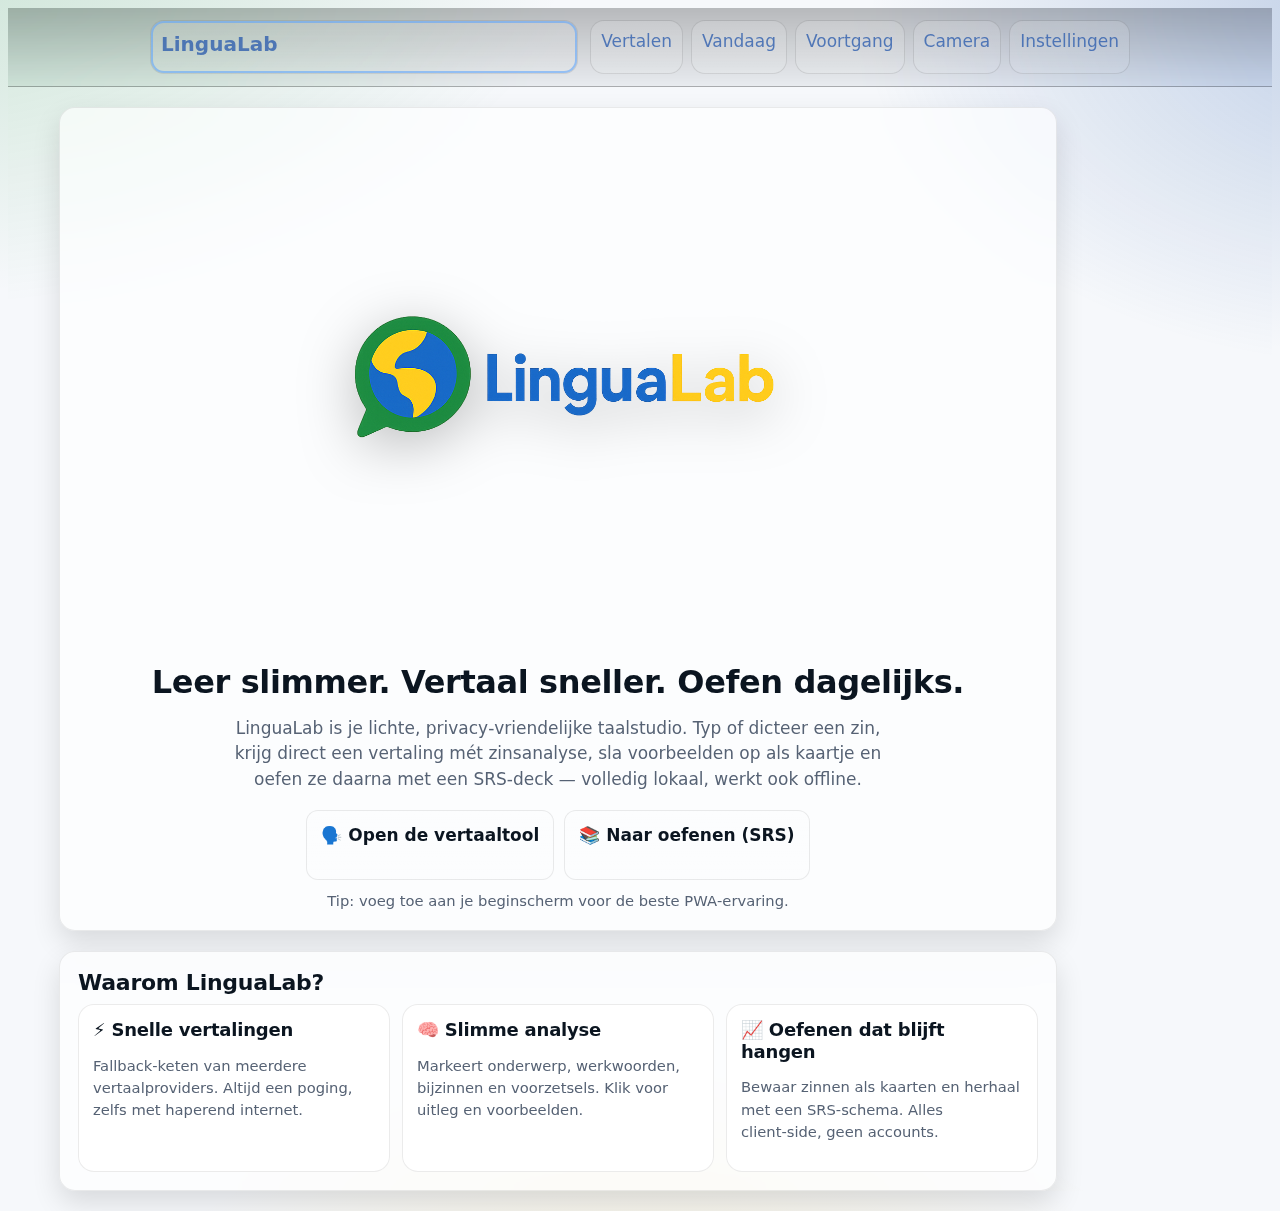
<file: index.html>
<!DOCTYPE html>
<html lang="nl">
<head>
  <meta charset="utf-8" />
  <meta name="viewport" content="width=device-width, initial-scale=1, viewport-fit=cover" />
  <title>LinguaLab — Home</title>
  <meta name="theme-color" content="#0b1021">
  <link rel="manifest" href="manifest.webmanifest">
  <meta name="apple-mobile-web-app-capable" content="yes">
  <meta name="apple-mobile-web-app-status-bar-style" content="black-translucent">
  <link rel="stylesheet" href="./ll-brazil-ipad-v2.css">
  <link rel="stylesheet" href="./ll-typography.css">
  <style>
    .hero{display:grid;place-items:center;min-height:60vh;text-align:center;padding:32px}
    .hero .logo{width:min(520px,82vw);max-width:520px;display:grid;place-items:center;margin:0 auto 12px}
    .hero .logo img{width:100%;height:auto;filter:drop-shadow(0 12px 28px rgba(0,0,0,.25))}
    .hero h1{font-size:32px;margin:6px 0 6px}
    .hero p{color:var(--muted);max-width:62ch;margin:8px auto 18px}
    .cta{display:inline-flex;gap:10px;flex-wrap:wrap;justify-content:center}
    .panel{max-width:960px;margin:20px auto;padding:18px}
    .features{display:grid;grid-template-columns:repeat(3,minmax(0,1fr));gap:12px;margin-top:8px}
    @media (max-width:900px){ .features{grid-template-columns:1fr} .hero h1{font-size:28px} }
    .feature{background:var(--surface);border:var(--hair);border-radius:var(--radius);backdrop-filter:var(--backdrop);padding:14px;text-align:left}
    .feature h3{margin-bottom:6px}
    .sub{font-size:.92rem;color:var(--muted)}
  </style>
</head>
<body>
  <div id="ll-header"></div>
  <script src="./ll-nav.js" defer></script>

  <main class="wrap">
    <section class="hero panel">
      <!-- Logo met robuuste loader -->
      <figure class="logo" aria-label="LinguaLab">
        <img id="ll-logo" alt="LinguaLab logo" width="520" height="160" decoding="async" />
      </figure>

      <h1>Leer slimmer. Vertaal sneller. Oefen dagelijks.</h1>
      <p>
        LinguaLab is je lichte, privacy‑vriendelijke taalstudio. Typ of dicteer een zin, 
        krijg direct een vertaling mét zinsanalyse, sla voorbeelden op als kaartje en 
        oefen ze daarna met een SRS‑deck — volledig lokaal, werkt ook offline.
      </p>
      <div class="cta">
        <a class="btn" href="./translate.html">🗣️ Open de vertaaltool</a>
        <a class="btn" href="./today.html">📚 Naar oefenen (SRS)</a>
      </div>
      <div class="sub" style="margin-top:10px">Tip: voeg toe aan je beginscherm voor de beste PWA‑ervaring.</div>
    </section>

    <section class="panel">
      <h2>Waarom LinguaLab?</h2>
      <div class="features">
        <article class="feature">
          <h3>⚡ Snelle vertalingen</h3>
          <p class="sub">Fallback‑keten van meerdere vertaalproviders. Altijd een poging, zelfs met haperend internet.</p>
        </article>
        <article class="feature">
          <h3>🧠 Slimme analyse</h3>
          <p class="sub">Markeert onderwerp, werkwoorden, bijzinnen en voorzetsels. Klik voor uitleg en voorbeelden.</p>
        </article>
        <article class="feature">
          <h3>📈 Oefenen dat blijft hangen</h3>
          <p class="sub">Bewaar zinnen als kaarten en herhaal met een SRS‑schema. Alles client‑side, geen accounts.</p>
        </article>
      </div>
    </section>
  </main>

  <script>
    // Probeert meerdere bestandsvarianten in volgorde
    (function loadLogo(){
      const img = document.getElementById('ll-logo');
      const candidates = [
        './assets/logo-lingualab.png',
        './assets/logo-lingualab.PNG',
        './assets/logo-lingualab.webp',
        './assets/logo-lingualab.jpeg',
        './assets/logo-lingualab.jpg'
      ];
      let i = 0;
      const tryNext = () => {
        if (i >= candidates.length) { img.alt = 'LinguaLab'; return; }
        const url = candidates[i++];
        // HEAD hitst ook de PWA-cache; zo voorkomen we broken imgs
        fetch(url, { method:'HEAD' }).then(r => {
          if (r.ok) { img.src = url; }
          else { tryNext(); }
        }).catch(tryNext);
      };
      tryNext();
    })();

    if ('serviceWorker' in navigator) { navigator.serviceWorker.register('./sw.js').catch(()=>{}); }
  </script>
</body>
</html>
</file>
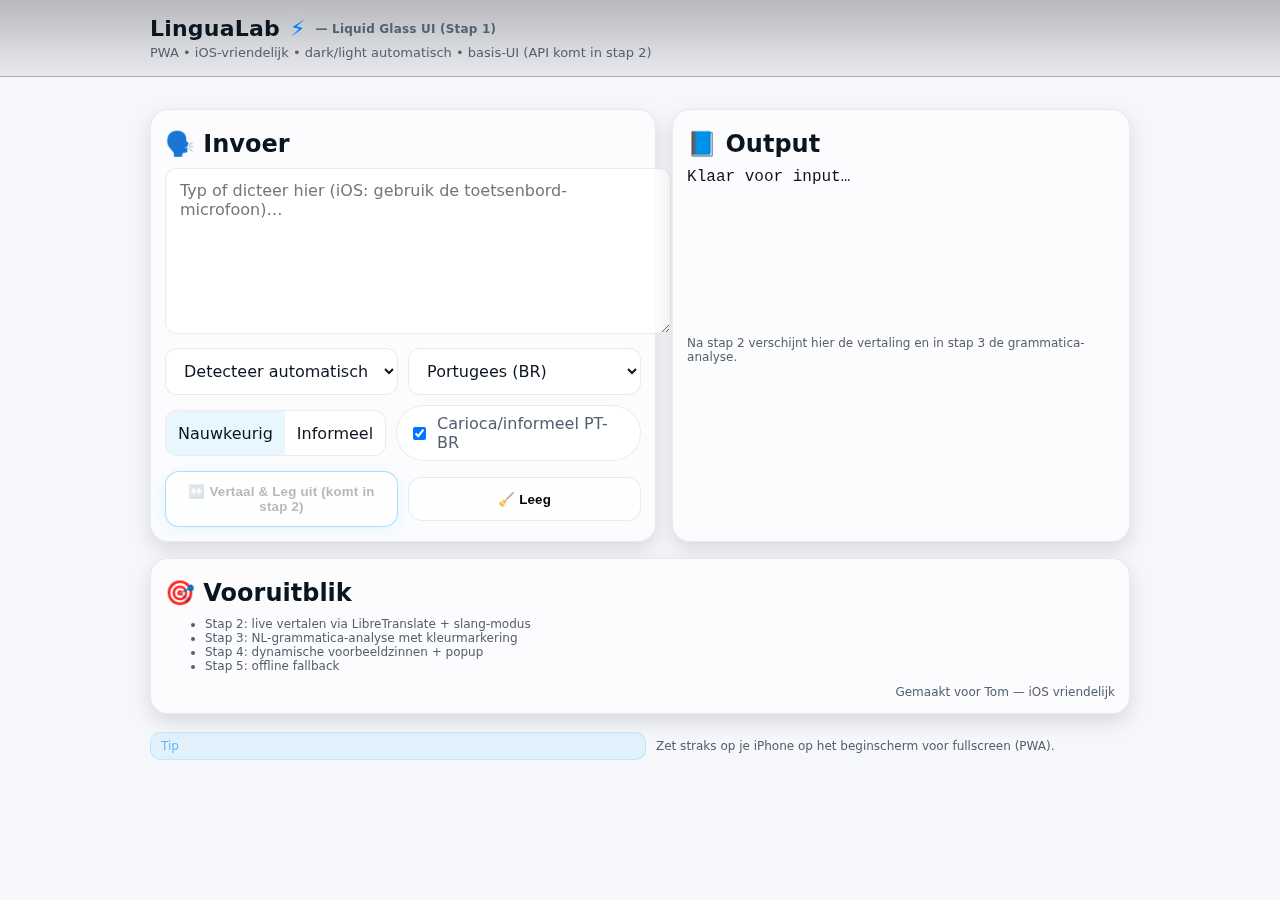
<file: index.html.html>
<!DOCTYPE html>
<html lang="nl">
<head>
  <meta charset="utf-8" />
  <meta name="viewport" content="width=device-width, initial-scale=1, viewport-fit=cover" />
  <title>LinguaLab — Liquid Glass (Stap 1)</title>
  <meta name="theme-color" content="#0b1021">
  <link rel="manifest" href="manifest.webmanifest">
  <!-- iOS standalone look -->
  <meta name="apple-mobile-web-app-capable" content="yes">
  <meta name="apple-mobile-web-app-status-bar-style" content="black-translucent">
  <link rel="apple-touch-icon" href="icons/icon-192.png">
  <style>
    :root {
      --bg: rgba(12,14,16, 1);
      --panel: rgba(255,255,255,0.08);
      --panel-strong: rgba(255,255,255,0.12);
      --text: #e8ecf1;
      --muted: #a8b0ba;
      --accent: #7dd3fc;
      --accent-2: #c3eaff;
      --shadow: 0 10px 30px rgba(0,0,0,0.25);
      --hairline: 1px solid rgba(255,255,255,0.14);
      --backdrop: blur(18px) saturate(130%);
      --radius: 18px;
      --radius-sm: 12px;
      --ok: #38d39f;
      --warn: #ffd166;
      --bad: #ff6b6b;
      --btn-grad-start: rgba(255,255,255,0.12);
      --btn-grad-end: rgba(255,255,255,0.06);
      --glass: linear-gradient(180deg, rgba(255,255,255,0.12), rgba(255,255,255,0.06));
    }
    @media (prefers-color-scheme: light) {
      :root {
        --bg: #f6f7fb;
        --panel: rgba(255,255,255,0.65);
        --panel-strong: rgba(255,255,255,0.8);
        --text: #0b1520;
        --muted: #536070;
        --accent: #007aff;
        --accent-2: #64b5ff;
        --shadow: 0 8px 20px rgba(0,0,0,0.12);
        --hairline: 1px solid rgba(0,0,0,0.08);
        --btn-grad-start: rgba(255,255,255,0.85);
        --btn-grad-end: rgba(255,255,255,0.65);
        --glass: linear-gradient(180deg, rgba(255,255,255,0.85), rgba(255,255,255,0.65));
      }
    }
    html, body {
      margin: 0;
      height: 100%;
      background: var(--bg);
      color: var(--text);
      font-family: -apple-system, BlinkMacSystemFont, "SF Pro Text", system-ui, Segoe UI, Roboto, Helvetica, Arial, sans-serif;
      -webkit-font-smoothing: antialiased;
      -moz-osx-font-smoothing: grayscale;
      -webkit-text-size-adjust: 100%;
    }
    header {
      position: sticky; top: 0; z-index: 10;
      backdrop-filter: var(--backdrop);
      background: linear-gradient(180deg, rgba(0,0,0,0.25), rgba(0,0,0,0.05));
      border-bottom: var(--hairline);
      padding-top: env(safe-area-inset-top);
    }
    .wrap { max-width: 980px; margin: 0 auto; padding: 16px; }
    h1 { margin: 0; font-size: 22px; letter-spacing: .2px; display:flex; align-items:center; gap:10px;}
    .spark { color: var(--accent); filter: drop-shadow(0 0 8px rgba(125,211,252,0.35)); }
    .subtitle { color: var(--muted); font-size: 13px; margin-top: 4px; }
    .grid { display: grid; grid-template-columns: 1.05fr .95fr; gap: 16px; margin-top: 16px; }
    @media (max-width: 900px) { .grid { grid-template-columns: 1fr; } }
    .panel {
      background: var(--panel);
      border: var(--hairline);
      border-radius: var(--radius);
      box-shadow: var(--shadow);
      backdrop-filter: var(--backdrop);
      padding: 14px;
      animation: slideIn .45s ease both;
    }
    @keyframes slideIn {
      from { opacity: 0; transform: translateY(8px) scale(0.995); }
      to   { opacity: 1; transform: translateY(0) scale(1); }
    }
    textarea, select, input {
      width: 100%;
      background: var(--panel-strong);
      border: var(--hairline);
      color: var(--text);
      border-radius: var(--radius-sm);
      padding: 12px 14px;
      font: inherit;
      font-size: 16px; /* prevents iOS zoom */
      outline: none;
      transition: box-shadow .2s ease, border-color .2s ease;
    }
    textarea { min-height: 140px; resize: vertical; }
    textarea:focus, select:focus, input:focus { box-shadow: 0 0 0 3px rgba(125,211,252,0.25); border-color: rgba(125,211,252,0.6); }
    .row { display: flex; gap: 10px; align-items: center; flex-wrap: wrap; }
    .row > * { flex: 1; min-width: 160px; }
    .btn {
      appearance: none; -webkit-appearance: none;
      cursor: pointer; user-select: none;
      padding: 12px 14px;
      border-radius: 14px;
      border: var(--hairline);
      background: var(--glass);
      min-height: 44px;
      font-weight: 600;
      letter-spacing: .2px;
      touch-action: manipulation; -webkit-tap-highlight-color: transparent;
      transition: transform .05s ease, border-color .2s ease, box-shadow .2s ease;
    }
    .btn:active { transform: translateY(1px); }
    .btn.primary { border-color: rgba(125,211,252,0.7); box-shadow: 0 4px 18px rgba(125,211,252,0.18); }
    .segmented {
      display: inline-flex; gap: 0;
      border-radius: 12px; overflow: hidden; border: var(--hairline);
      background: var(--panel-strong);
    }
    .segmented button {
      flex: 1; border: none; padding: 10px 12px; background: transparent; color: var(--text);
      min-height: 44px; font: inherit;
    }
    .segmented button.active { background: rgba(125,211,252,0.18); }
    .mono { font-family: ui-monospace, SFMono-Regular, Menlo, Consolas, "Liberation Mono", monospace; }
    .small { font-size: 12px; color: var(--muted); }
    .kudos { text-align: right; color: var(--muted); font-size: 12px; }
    footer { margin: 18px 0; padding-bottom: env(safe-area-inset-bottom); }
    .pill { display:inline-flex; align-items:center; gap:8px; padding:8px 12px; border-radius: 999px; background: var(--panel-strong); border: var(--hairline); color: var(--muted); }
    .toggle { width:auto; }
    .badge { display:inline-block; padding:6px 10px; border-radius: 10px; background: rgba(125,211,252,0.16); border: 1px solid rgba(125,211,252,0.35); color: var(--accent-2); font-size: 12px; }
  </style>
</head>
<body>
  <header>
    <div class="wrap">
      <h1>LinguaLab <span class="spark">⚡</span><span class="small"> — Liquid Glass UI (Stap 1)</span></h1>
      <div class="subtitle">PWA • iOS-vriendelijk • dark/light automatisch • basis-UI (API komt in stap 2)</div>
    </div>
  </header>

  <main class="wrap">
    <div class="grid">
      <section class="panel">
        <h2 style="margin:6px 0 10px 0;">🗣️ Invoer</h2>
        <textarea id="input" placeholder="Typ of dicteer hier (iOS: gebruik de toetsenbord-microfoon)…"
          autocapitalize="sentences" autocorrect="on" spellcheck="true"></textarea>

        <div class="row" style="margin-top:10px;">
          <select id="source">
            <option value="auto">Detecteer automatisch</option>
            <option value="nl">Nederlands</option>
            <option value="en">Engels</option>
            <option value="pt">Portugees (BR)</option>
          </select>
          <select id="target">
            <option value="pt">Portugees (BR)</option>
            <option value="nl">Nederlands</option>
            <option value="en">Engels</option>
          </select>
        </div>

        <div class="row" style="margin-top:10px;">
          <div class="segmented" role="tablist" aria-label="Stijl">
            <button class="active" id="modePrecise" aria-selected="true">Nauwkeurig</button>
            <button id="modeInformal">Informeel</button>
          </div>
          <label class="pill"><input type="checkbox" class="toggle" id="carioca" checked> Carioca/informeel PT-BR</label>
        </div>

        <div class="row" style="margin-top:10px;">
          <button class="btn primary" id="btnTranslate" disabled>↔️ Vertaal & Leg uit (komt in stap 2)</button>
          <button class="btn" id="btnClear">🧹 Leeg</button>
        </div>
      </section>

      <section class="panel">
        <h2 style="margin:6px 0 10px 0;">📘 Output</h2>
        <div id="output" class="mono" style="white-space:pre-wrap; min-height: 160px;">Klaar voor input…</div>
        <div class="small" style="margin-top:8px;">Na stap 2 verschijnt hier de vertaling en in stap 3 de grammatica-analyse.</div>
      </section>
    </div>

    <section class="panel" style="margin-top:16px;">
      <h2 style="margin:6px 0 10px 0;">🎯 Vooruitblik</h2>
      <ul class="small" style="margin-top:0;">
        <li>Stap 2: live vertalen via LibreTranslate + slang-modus</li>
        <li>Stap 3: NL-grammatica-analyse met kleurmarkering</li>
        <li>Stap 4: dynamische voorbeeldzinnen + popup</li>
        <li>Stap 5: offline fallback</li>
      </ul>
      <div class="kudos">Gemaakt voor Tom — iOS vriendelijk</div>
    </section>

    <footer>
      <div class="row">
        <span class="badge">Tip</span>
        <div class="small">Zet straks op je iPhone op het beginscherm voor fullscreen (PWA).</div>
      </div>
    </footer>
  </main>

  <script>
    // PWA: registreer service worker als aanwezig
    if ('serviceWorker' in navigator) {
      window.addEventListener('load', () => {
        navigator.serviceWorker.register('./sw.js').catch(console.error);
      });
    }

    // UI toggles (voor straks)
    const modePrecise = document.getElementById('modePrecise');
    const modeInformal = document.getElementById('modeInformal');
    [modePrecise, modeInformal].forEach(btn => btn.addEventListener('click', () => {
      modePrecise.classList.remove('active'); modeInformal.classList.remove('active');
      btn.classList.add('active');
    }));

    // Clear
    document.getElementById('btnClear').addEventListener('click', () => {
      document.getElementById('input').value = '';
      document.getElementById('output').textContent = 'Klaar voor input…';
    });
  </script>
</body>
</html>
</file>
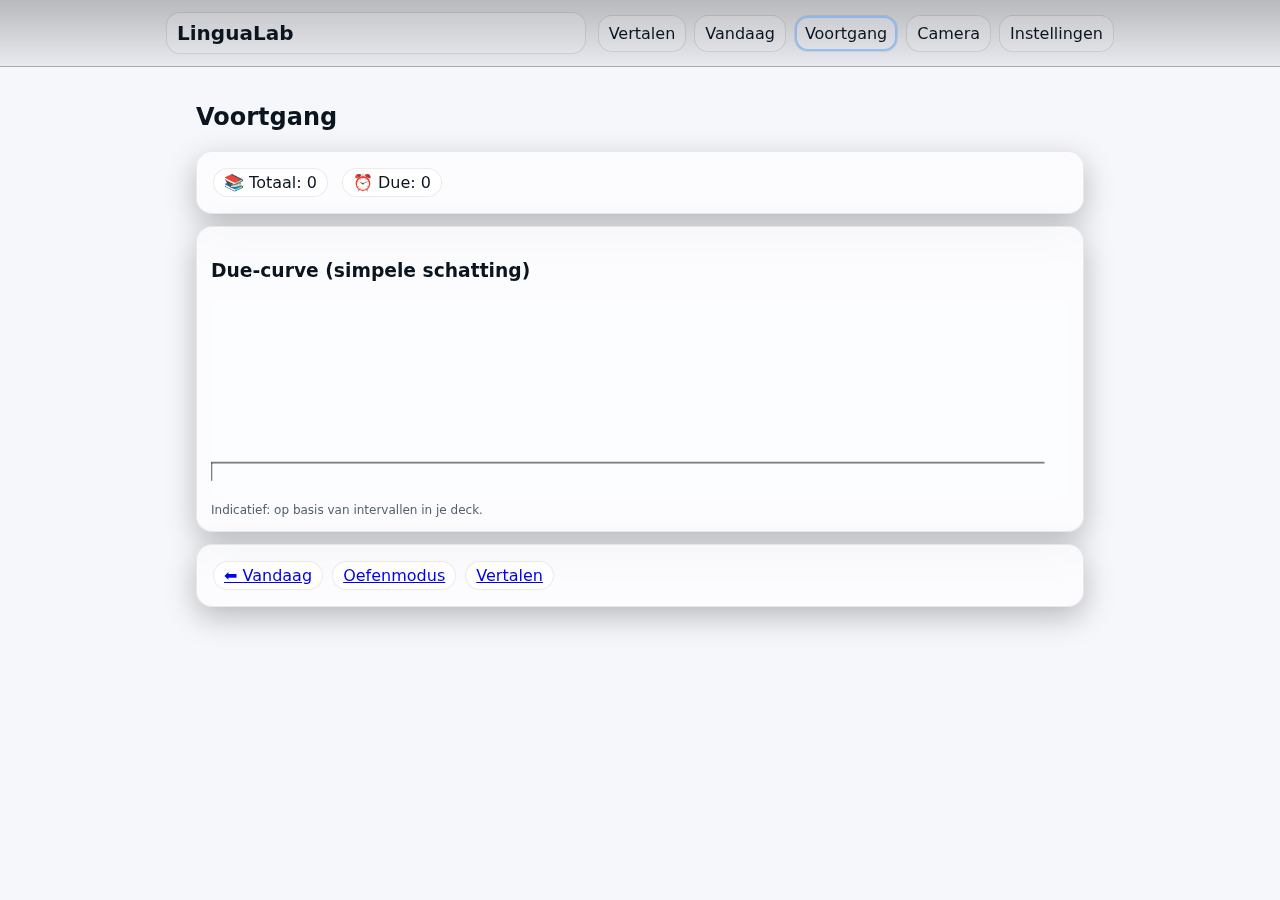
<file: progress.html>
<!DOCTYPE html>
<html lang="nl">
<head>
  <meta charset="utf-8">
  <meta name="viewport" content="width=device-width, initial-scale=1, viewport-fit=cover">
  <title>LinguaLab — Voortgang</title>
  <meta name="theme-color" content="#0b1021">
  <style>
    *,*::before,*::after{box-sizing:border-box}
    :root{--bg:#0c0e10;--panel:rgba(255,255,255,.08);--panel2:rgba(255,255,255,.12);--text:#e8ecf1;--muted:#a8b0ba;--hair:1px solid rgba(255,255,255,.14)}
    @media (prefers-color-scheme:light){:root{--bg:#f6f7fb;--panel:rgba(255,255,255,.65);--panel2:rgba(255,255,255,.8);--text:#0b1520;--muted:#536070;--hair:1px solid rgba(0,0,0,.08)}}
    html,body{margin:0;height:100%;background:var(--bg);color:var(--text);font-family:-apple-system,BlinkMacSystemFont,system-ui,Segoe UI,Roboto,Helvetica,Arial,sans-serif}
    .wrap{max-width:920px;margin:0 auto;padding:16px}
    .panel{background:var(--panel);border:var(--hair);border-radius:16px;padding:14px;backdrop-filter:blur(18px) saturate(130%);box-shadow:0 10px 30px rgba(0,0,0,.25);margin-top:12px}
    .row{display:flex;gap:10px;flex-wrap:wrap;align-items:center}
    .pill{display:inline-flex;align-items:center;border:var(--hair);background:var(--panel2);padding:4px 10px;border-radius:999px;margin:2px}
    .small{font-size:12px;color:var(--muted)}
    canvas{width:100%; height:200px; background:rgba(255,255,255,.06); border-radius:12px}
  </style>
</head>
<body>
<div id="ll-header"></div>
<script src="./ll-nav.js" defer></script>
  <main class="wrap">
    <h2>Voortgang</h2>
    <section class="panel">
      <div id="nums" class="row"></div>
    </section>
    <section class="panel">
      <h3>Due-curve (simpele schatting)</h3>
      <canvas id="chart" width="700" height="220"></canvas>
      <div class="small">Indicatief: op basis van intervallen in je deck.</div>
    </section>
    <section class="panel">
      <a class="pill" href="today.html">⬅︎ Vandaag</a>
      <a class="pill" href="train.html">Oefenmodus</a>
      <a class="pill" href="index.html">Vertalen</a>
    </section>
  </main>
<script src="./srs2.js"></script>
<script>
async function load(){
  const total = await LL_SRS.count();
  const due = (await LL_SRS.due(10000)).length;
  document.getElementById('nums').innerHTML = `<span class="pill">📚 Totaal: ${total}</span><span class="pill">⏰ Due: ${due}</span>`;

  // Build a naive due forecast for next 30 days based on card.int
  const dbDue = await LL_SRS.due(100000);
  const today = new Date(); today.setHours(0,0,0,0);
  const buckets = Array(30).fill(0);
  // fetch all cards by counting next due from now (not perfect without reading all cards; we approximate using due items as proxy)
  const ctx = document.getElementById('chart').getContext('2d');
  // If we had all cards, we'd compute due dates. For now just draw flat line based on current due.
  ctx.clearRect(0,0,700,220);
  ctx.beginPath();
  ctx.moveTo(0,200);
  const base = Math.min(200, 20 + due); // simple visualization
  for (let x=0; x<700; x+=20){ ctx.lineTo(x, 200 - base); }
  ctx.stroke();
}
load();
</script>
</body>
</html>
</file>
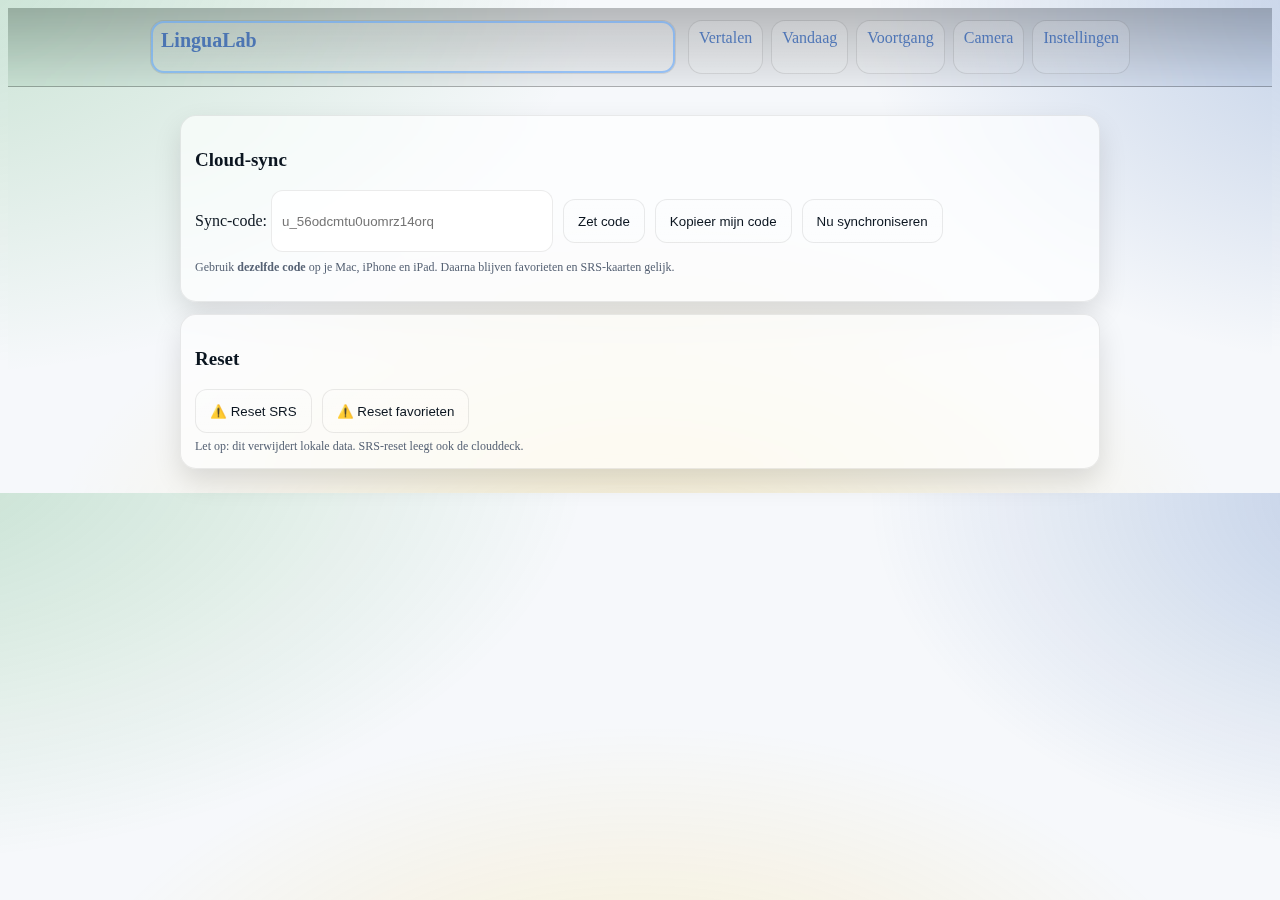
<file: settings.html>
<!DOCTYPE html>
<html lang="nl">
<head>
  <meta charset="utf-8">
  <meta name="viewport" content="width=device-width, initial-scale=1, viewport-fit=cover">
  <title>LinguaLab — Instellingen</title>
  <meta name="theme-color" content="#0b1021">
  <link rel="stylesheet" href="./ll-brazil-ipad-v2.css">
  <style>
    .wrap{max-width:920px;margin:0 auto;padding:16px}
    .panel{background:var(--panel);border:var(--hair);border-radius:16px;padding:14px;backdrop-filter:saturate(130%);box-shadow:0 10px 30px rgba(0,0,0,.25);margin-top:12px}
    .row{display:flex;gap:10px;flex-wrap:wrap;align-items:center}
    .btn{border:var(--hair);border-radius:12px;padding:10px 12px;background:linear-gradient(180deg,rgba(255,255,255,.14),rgba(255,255,255,.06));min-height:42px;color:var(--text);cursor:pointer;text-decoration:none}
    .small{font-size:12px;color:var(--muted)}
    input[type="text"]{border:var(--hair);border-radius:10px;padding:10px;background:var(--panel2);color:var(--text);min-width:260px}
  </style>
</head>
<body>
<div id="ll-header"></div>
<script src="./ll-nav.js" defer></script>

<main class="wrap">
  <section class="panel">
    <h3>Cloud-sync</h3>
    <div class="row">
      <label>Sync-code:
        <input type="text" id="code" placeholder="plak hier dezelfde code op elk device">
      </label>
      <button class="btn" id="btnUse">Zet code</button>
      <button class="btn" id="btnCopy">Kopieer mijn code</button>
      <button class="btn" id="btnSyncNow">Nu synchroniseren</button>
    </div>
    <div id="syncStatus" class="small" style="margin-top:6px"></div>
    <p class="small" style="margin-top:8px">Gebruik <strong>dezelfde code</strong> op je Mac, iPhone en iPad. Daarna blijven favorieten en SRS-kaarten gelijk.</p>
  </section>

  <section class="panel">
    <h3>Reset</h3>
    <div class="row">
      <button class="btn" id="btnResetSRS">⚠️ Reset SRS</button>
      <button class="btn" id="btnResetFavs">⚠️ Reset favorieten</button>
    </div>
    <div class="small" style="margin-top:6px">Let op: dit verwijdert lokale data. SRS-reset leegt ook de clouddeck.</div>
  </section>
</main>

<script>
// Kleinste gemene deler (geen optional chaining)
(function(){
  function $(id){ return document.getElementById(id); }

  // === sync endpoints ===
  var SYNC_BASE = 'https://lingualab-sync.8p8kxkrcnj.workers.dev';
  function getUID(){
    var id = localStorage.getItem('ll_uid');
    if (!id){ id = 'u_' + Math.random().toString(36).slice(2) + Date.now().toString(36); localStorage.setItem('ll_uid', id); }
    return id;
  }
  function setUID(newId){
    newId = (newId||'').trim();
    if (!/^[A-Za-z0-9_-]{6,60}$/.test(newId)) { alert('Ongeldige code. Alleen letters/cijfers/_- (min 6).'); return false; }
    localStorage.setItem('ll_uid', newId);
    return true;
  }
  async function syncSave(key, data){
    try{
      var url = SYNC_BASE + '/set?uid=' + encodeURIComponent(getUID()) + '&key=' + encodeURIComponent(key);
      await fetch(url, {method:'POST', body:data, headers:{'content-type':'application/json'}});
    }catch(e){}
  }
  async function syncLoad(key){
    try{
      var url = SYNC_BASE + '/get?uid=' + encodeURIComponent(getUID()) + '&key=' + encodeURIComponent(key);
      var res = await fetch(url);
      if (!res.ok) return null;
      var j = await res.json();
      return j && j.value != null ? j.value : null;
    }catch(e){ return null; }
  }

  // === ops ===
  var FKEY = 'll_favs_v1';
  var SRS_KEY = (function(){ for (var i=0;i<localStorage.length;i++){ var k=localStorage.key(i); if (/^ll_srs_/i.test(k)) return k; } return 'll_srs_v1'; })();

  function getFavs(){ try{ return JSON.parse(localStorage.getItem(FKEY)||'[]'); }catch(e){ return []; } }
  function setFavs(f){ try{ localStorage.setItem(FKEY, JSON.stringify(f||[])); }catch(e){} }

  async function pushFavs(){ try{ await syncSave(FKEY, localStorage.getItem(FKEY)||'[]'); }catch(e){} }
  async function pullFavsMerge(){
    try{
      var r = await syncLoad(FKEY); if (!r) return;
      var a = JSON.parse(r||'[]'); if (!Array.isArray(a)) return;
      var b = getFavs();
      var map = {}, i;
      function k(it){ return (it.input||it.inp||'')+'|'+(it.out||'')+'|'+(it.src||'')+'>'+ (it.dst||''); }
      for(i=0;i<b.length;i++){ map[k(b[i])] = b[i]; }
      for(i=0;i<a.length;i++){ var it=a[i], kk=k(it); if (!map[kk] || (it.ts||0)>(map[kk].ts||0)) map[kk]=it; }
      var merged = Object.keys(map).map(function(x){return map[x];}).sort(function(x,y){return (y.ts||0)-(x.ts||0);}).slice(0,200);
      setFavs(merged);
    }catch(e){}
  }

  async function pushDeck(){
    try{
      if (window.LL_SRS && typeof LL_SRS.listAll==='function'){
        var deck = await LL_SRS.listAll();
        await syncSave(SRS_KEY, JSON.stringify(deck||[]));
      } else {
        await syncSave(SRS_KEY, localStorage.getItem(SRS_KEY)||'[]');
      }
    }catch(e){}
  }
  async function pullDeckReplace(){
    try{
      var str = await syncLoad(SRS_KEY); if (!str) return;
      var deck = JSON.parse(str||'[]'); if (!Array.isArray(deck)) return;
      try{ indexedDB.deleteDatabase('lingualab'); }catch(e){}
      if (window.LL_SRS && typeof LL_SRS.update==='function'){
        for (var i=0;i<deck.length;i++){ try{ await LL_SRS.update(deck[i]); }catch(e){} }
      }
      try{ localStorage.setItem(SRS_KEY, JSON.stringify(deck||[])); }catch(e){}
    }catch(e){}
  }
  async function syncNow(){
    $('syncStatus').textContent = 'Synchroniseren…';
    await pushFavs(); await pushDeck();
    await pullFavsMerge(); await pullDeckReplace();
    $('syncStatus').textContent = 'Klaar.';
  }

  // UI binds
  document.addEventListener('DOMContentLoaded', function(){
    $('code').placeholder = getUID();
    $('btnUse').addEventListener('click', async function(){
      var val = $('code').value.trim(); if (!val){ alert('Plak eerst je code.'); return; }
      if (!setUID(val)) return;
      await syncNow(); alert('Code ingesteld en gesynchroniseerd.');
    });
    $('btnCopy').addEventListener('click', function(){
      try{ navigator.clipboard.writeText(getUID()); alert('Code gekopieerd.'); }catch(e){}
    });
    $('btnSyncNow').addEventListener('click', syncNow);
    $('btnResetSRS').addEventListener('click', async function(){
      if (!confirm('Zeker weten? SRS wordt lokaal én in de cloud leeggemaakt.')) return;
      try{ indexedDB.deleteDatabase('lingualab'); }catch(e){}
      try{ localStorage.removeItem(SRS_KEY); }catch(e){}
      try{ await syncSave(SRS_KEY, '[]'); }catch(e){}
      alert('SRS gereset.');
    });
    $('btnResetFavs').addEventListener('click', async function(){
      if (!confirm('Zeker weten? Favorieten lokaal én in de cloud wissen.')) return;
      try{ localStorage.setItem(FKEY, '[]'); }catch(e){}
      try{ await syncSave(FKEY, '[]'); }catch(e){}
      alert('Favorieten gereset.');
    });
  });
})();
</script>
</body>
</html>
</file>
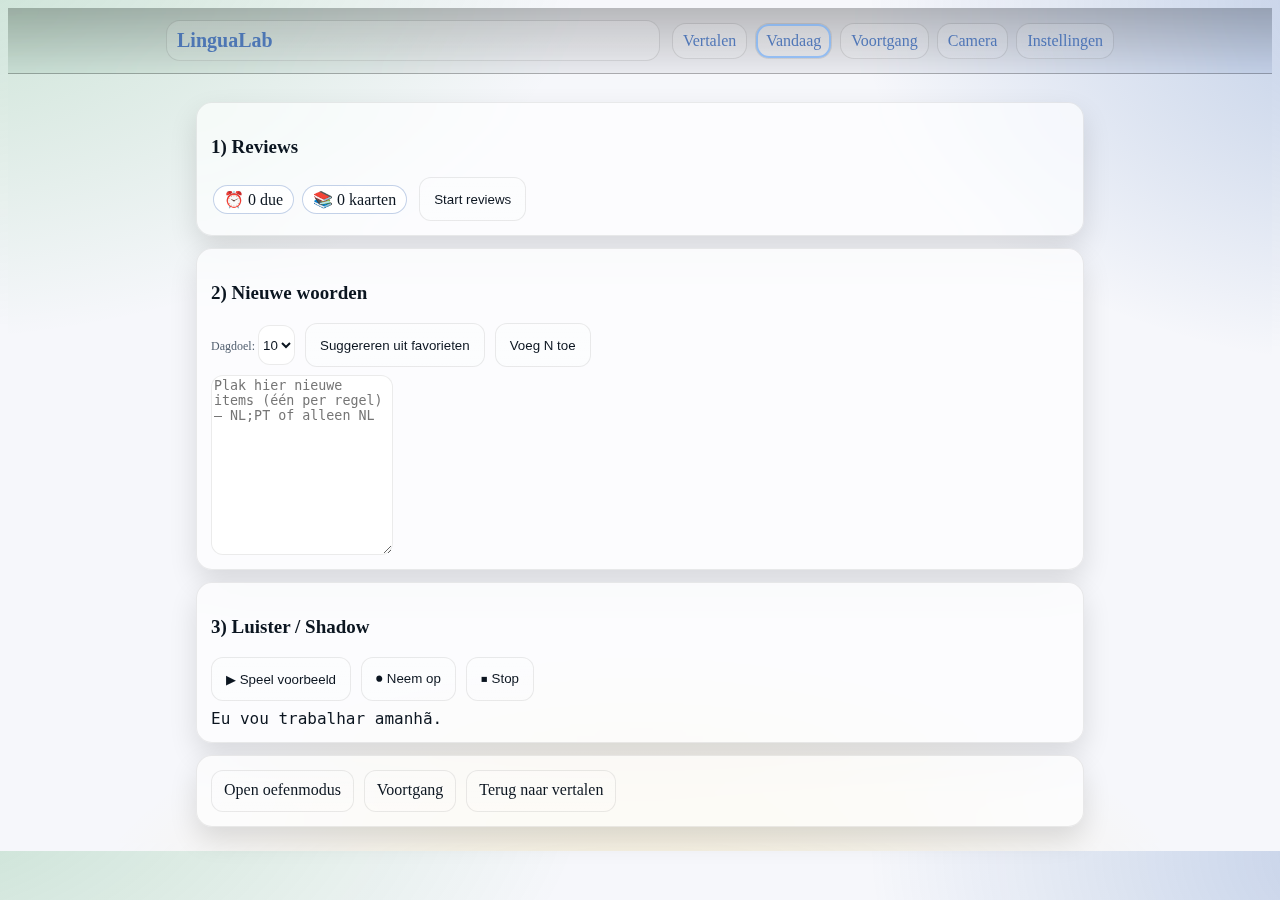
<file: today.html>
<!DOCTYPE html>
<html lang="nl">
<head>
  <meta charset="utf-8">
  <meta name="viewport" content="width=device-width, initial-scale=1, viewport-fit=cover">
  <title>LinguaLab — Vandaag</title>
  <meta name="theme-color" content="#0b1021">
  <link rel="stylesheet" href="./ll-brazil-ipad-v2.css">
  <style>
    *,*::before,*::after{box-sizing:border-box}
    :root{--bg:#0c0e10;--panel:rgba(255,255,255,.08);--panel2:rgba(255,255,255,.12);--text:#e8ecf1;--muted:#a8b0ba;--hair:1px solid rgba(255,255,255,.14)}
    @media (prefers-color-scheme:light){:root{--bg:#f6f7fb;--panel:rgba(255,255,255,.65);--panel2:rgba(255,255,255,.8);--text:#0b1520;--muted:#536070;--hair:1px solid rgba(0,0,0,.08)}}
    header{position:sticky;top:0;z-index:10;backdrop-filter:blur(18px) saturate(130%);background:linear-gradient(180deg,rgba(0,0,0,.25),rgba(0,0,0,.05));border-bottom:var(--hair);padding-top:env(safe-area-inset-top)}
    .wrap{max-width:920px;margin:0 auto;padding:16px}
    h1{margin:0;font-size:22px}
    .panel{background:var(--panel);border:var(--hair);border-radius:16px;padding:14px;backdrop-filter:blur(18px) saturate(130%);box-shadow:0 10px 30px rgba(0,0,0,.25);margin-top:12px}
    .row{display:flex;gap:10px;flex-wrap:wrap;align-items:center}
    .btn{border:var(--hair);border-radius:12px;padding:10px 12px;background:linear-gradient(180deg,rgba(255,255,255,.12),rgba(255,255,255,.06));min-height:42px;color:var(--text);}
    .small{font-size:12px;color:var(--muted)}
    .mono{font-family:ui-monospace,Menlo,Consolas,monospace}
    .pill{display:inline-flex;align-items:center;border:var(--hair);background:var(--panel2);padding:4px 10px;border-radius:999px;margin:2px}
    progress{width:100%;height:10px}
  </style>
</head>
<body>
<div id="ll-header"></div>
<script src="./ll-nav.js" defer></script>
<main class="wrap">
  <section class="panel">
    <h3>1) Reviews</h3>
    <div class="row">
      <div><span id="due" class="pill">⏰ 0 due</span> <span id="total" class="pill">📚 0 kaarten</span></div>
      <button class="btn" id="startDue">Start reviews</button>
    </div>
  </section>

  <section class="panel">
    <h3>2) Nieuwe woorden</h3>
    <div class="row">
      <label class="small">Dagdoel: <select id="goal"><option>5</option><option selected>10</option><option>20</option></select></label>
      <button class="btn" id="suggest">Suggereren uit favorieten</button>
      <button class="btn" id="addN">Voeg N toe</button>
    </div>
    <div id="suggestList" class="small" style="margin-top:8px"></div>
    <div class="row" style="margin-top:8px">
      <textarea id="bulk" placeholder="Plak hier nieuwe items (één per regel) — NL;PT of alleen NL"></textarea>
    </div>
  </section>

  <section class="panel">
    <h3>3) Luister / Shadow</h3>
    <div class="row">
      <button class="btn" id="play">▶︎ Speel voorbeeld</button>
      <button class="btn" id="rec">⏺ Neem op</button>
      <button class="btn" id="stop" disabled>⏹ Stop</button>
      <span id="score" class="small"></span>
    </div>
    <div id="phrase" class="mono" style="margin-top:8px"></div>
  </section>

  <section class="panel">
    <div class="row">
      <a class="btn" href="train.html">Open oefenmodus</a>
      <a class="btn" href="progress.html">Voortgang</a>
      <a class="btn" href="index.html">Terug naar vertalen</a>
    </div>
  </section>
</main>

<script src="./srs2.js"></script>
<script>
// Migratie uit LS (éénmalig)
LL_SRS.migrate().then(c=>{ if(c>0) console.log('Migrated', c); refreshCounts(); });

async function refreshCounts(){
  const dueArr = await LL_SRS.due(10000);
  const total = await LL_SRS.count();
  document.getElementById('due').textContent = `⏰ ${dueArr.length} due`;
  document.getElementById('total').textContent = `📚 ${total} kaarten`;
}
document.getElementById('startDue').addEventListener('click', ()=>{
  window.location.href = 'train.html?mode=due';
});

// Favorieten → suggesties
function getFavs(){ try{return JSON.parse(localStorage.getItem('ll_favs_v1'))||[];}catch{return [];} }
let suggestions = [];
document.getElementById('suggest').addEventListener('click', ()=>{
  const favs = getFavs();
  const existing = new Set();
  const listEl = document.getElementById('suggestList');
  listEl.textContent = '';
  suggestions = [];
  favs.slice(0,200).forEach(f=>{
    const front = f.input||''; const back = f.out||''; if(!front || !back) return;
    const id = 'id_'+btoa(unescape(encodeURIComponent(front.slice(0,120)+(f.src||'auto')+(f.dst||'pt')))).replace(/=+$/,'');
    if (existing.has(id)) return; existing.add(id);
    suggestions.push({front,back,src:f.src||'auto',dst:f.dst||'pt',tags:['fav']});
  });
  if (!suggestions.length){ listEl.textContent = 'Geen favorieten gevonden (of alles al in deck).'; return; }
  listEl.innerHTML = suggestions.slice(0,30).map(s=>`<span class="pill">⭐ ${s.front}</span>`).join(' ');
});

document.getElementById('addN').addEventListener('click', async ()=>{
  const N = parseInt(document.getElementById('goal').value,10) || 10;
  let added = 0;
  for (const s of suggestions.slice(0,N)){
    const r = await LL_SRS.add(s.front, s.back, s.src, s.dst, s.tags);
    if (r.ok) added++;
  }
  // bulk textarea
  const bulk = document.getElementById('bulk').value.trim();
  if (bulk){
    const lines = bulk.split(/\r?\n/);
    for (const line of lines){
      const m = line.split(';');
      const front = m[0]?.trim(); const back = (m[1]||'').trim();
      if (!front) continue;
      await LL_SRS.add(front, back || '(vertalen tijdens oefenen)', 'nl', 'pt', ['bulk']);
      added++;
    }
  }
  alert('Toegevoegd: '+added); document.getElementById('bulk').value=''; suggestions=[]; document.getElementById('suggestList').textContent='';
  refreshCounts();
});

// Luister micro
const phrases = [
  'Eu vou trabalhar amanhã.',
  'Ela estava estudando quando cheguei.',
  'Nós temos falado com ele.',
  'Eles vão viajar no fim de semana.',
  'Você já comeu hoje?',
  'Eu tenho pensado nisso.',
  'A gente estava esperando você.',
  'Quando eu chegar, te ligo.'
];
let current = phrases[Math.floor(Math.random()*phrases.length)];
document.getElementById('phrase').textContent = current;

function speak(s){ try{ const u=new SpeechSynthesisUtterance(s); u.lang='pt-BR'; speechSynthesis.cancel(); speechSynthesis.speak(u);}catch{} }
document.getElementById('play').addEventListener('click', ()=> speak(current));

let media, chunks=[];
document.getElementById('rec').addEventListener('click', async ()=>{
  try{
    media = await navigator.mediaDevices.getUserMedia({audio:true});
    const rec = new MediaRecorder(media);
    chunks=[];
    const start = performance.now();
    rec.ondataavailable = e=> chunks.push(e.data);
    rec.onstop = ()=>{
      const durSpeak = (performance.now()-start)/1000;
      // simpele timing-vergelijking: doel = lengte/6 (ruwe schatting) of 2.0s minimum
      const target = Math.max(2.0, current.length/6);
      const diff = Math.abs(durSpeak-target);
      const score = Math.max(0, Math.round(100 - (diff*100/target)));
      document.getElementById('score').textContent = `⏱ ritme-score: ${score}/100 (doel ~${target.toFixed(1)}s, jij ${durSpeak.toFixed(1)}s)`;
      media.getTracks().forEach(t=>t.stop());
    };
    rec.start();
    (document.getElementById('stop').disabled=false);
    document.getElementById('stop').onclick = ()=>{ rec.stop(); document.getElementById('stop').disabled=true; };
  }catch{ alert('Geen microfoon-toegang.'); }
});
</script>
</body>
</html>
</file>
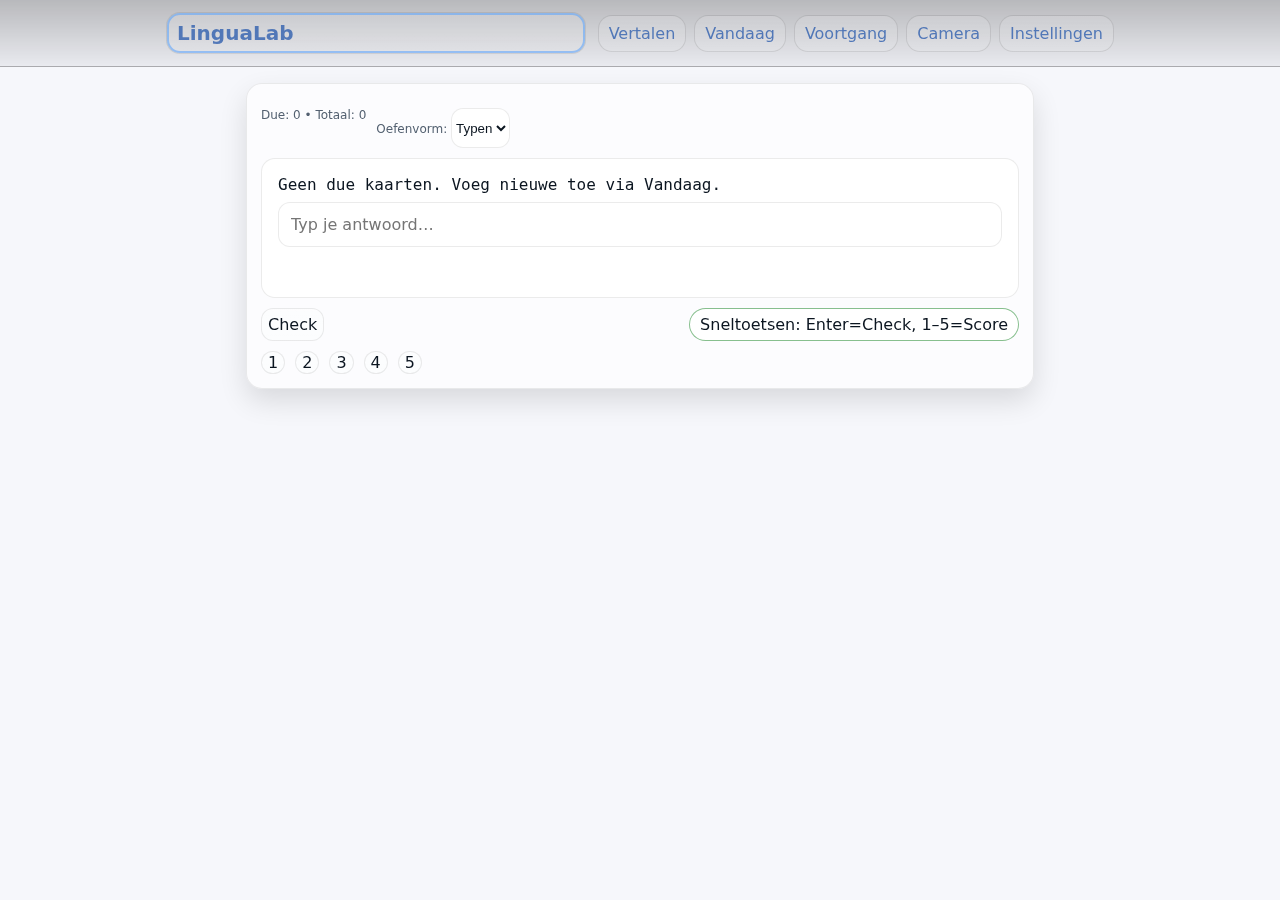
<file: train.html>
<!DOCTYPE html>
<html lang="nl">
<head>
  <meta charset="utf-8">
  <meta name="viewport" content="width=device-width, initial-scale=1, viewport-fit=cover">
  <title>LinguaLab — Oefenmodus SRS 2.0</title>
  <meta name="theme-color" content="#0b1021">
  <link rel="stylesheet" href="./ll-brazil-ipad-v2.css">
  <style>
    *,*::before,*::after{box-sizing:border-box}
    :root{--bg:#0c0e10;--panel:rgba(255,255,255,.08);--panel2:rgba(255,255,255,.12);--text:#e8ecf1;--muted:#a8b0ba;--hair:1px solid rgba(255,255,255,.14)}
    @media (prefers-color-scheme:light){:root{--bg:#f6f7fb;--panel:rgba(255,255,255,.65);--panel2:rgba(255,255,255,.8);--text:#0b1520;--muted:#536070;--hair:1px solid rgba(0,0,0,.08)}}
    html,body{margin:0;height:100%;background:var(--bg);color:var(--text);font-family:-apple-system,BlinkMacSystemFont,system-ui,Segoe UI,Roboto,Helvetica,Arial,sans-serif}
    header{position:sticky;top:0;z-index:10;backdrop-filter:blur(18px) saturate(130%);background:linear-gradient(180deg,rgba(0,0,0,.25),rgba(0,0,0,.05));border-bottom:var(--hair);padding-top:env(safe-area-inset-top)}
    .wrap{max-width:820px;margin:0 auto;padding:16px}
    h1{margin:0;font-size:22px}
    .panel{background:var(--panel);border:var(--hair);border-radius:16px;padding:14px;backdrop-filter:blur(18px) saturate(130%);box-shadow:0 10px 30px rgba(0,0,0,.25)}
    .small{font-size:12px;color:var(--muted)}
    .card{background:var(--panel2);border:var(--hair);border-radius:14px;padding:16px;margin-top:10px;min-height:140px}
    .mono{font-family:ui-monospace,Menlo,Consolas,monospace;white-space:pre-wrap}
    .row{display:flex;gap:10px;flex-wrap:wrap;margin-top:10px}
    button,input{font:inherit}
    input[type=text]{width:100%;border:var(--hair);border-radius:12px;padding:12px;background:var(--panel);color:var(--text)}
    .badge{display:inline-flex;gap:6px;align-items:center;border:var(--hair);border-radius:999px;padding:6px 10px;background:var(--panel2)}
  </style>
</head>
<body>
<div id="ll-header"></div>
<script src="./ll-nav.js" defer></script>
<main class="wrap">
  <section class="panel">
    <div class="row">
      <span id="stats" class="small"></span>
      <label class="small">Oefenvorm: 
        <select id="mode">
          <option value="type">Typen</option>
          <option value="cloze">Cloze</option>
        </select>
      </label>
    </div>
    <div id="card" class="card">
      <div id="front" class="mono"></div>
      <div id="task" class="mono" style="margin-top:8px"></div>
      <input id="answer" type="text" placeholder="Typ je antwoord…" autocomplete="off" autocapitalize="none">
      <div id="feedback" class="small" style="margin-top:6px"></div>
    </div>
    <div class="row">
      <button id="check">Check</button>
      <div style="flex:1"></div>
      <span class="badge">Sneltoetsen: Enter=Check, 1–5=Score</span>
    </div>
    <div class="row">
      <button data-q="1">1</button>
      <button data-q="2">2</button>
      <button data-q="3">3</button>
      <button data-q="4">4</button>
      <button data-q="5">5</button>
    </div>
  </section>
</main>

<script src="./srs2.js"></script>
<script>
let queue=[], current=null, correct='';
const stats = document.getElementById('stats');
const front = document.getElementById('front');
const task = document.getElementById('task');
const ans = document.getElementById('answer');
const fb  = document.getElementById('feedback');
const modeSel = document.getElementById('mode');

function urlParams(){ const p=new URLSearchParams(location.search); return Object.fromEntries(p.entries()); }

async function loadQueue(){
  queue = await LL_SRS.due(1000);
  stats.textContent = 'Due: '+queue.length+' • Totaal: '+await LL_SRS.count();
}
function toCloze(s){
  const words = s.split(/\s+/);
  if (words.length < 2) return {question:s, answer:s};
  const i = Math.max(1, Math.floor(Math.random()*(words.length-1)));
  const hidden = words[i];
  words[i] = '____';
  return {question: words.join(' '), answer: hidden};
}
function prepare(card){
  current = card; fb.textContent='';
  front.textContent = (card.src||'')+' → '+(card.dst||'')+'\\n\\n'+(card.front||'');
  const mode = modeSel.value;
  if (mode==='cloze'){
    const {question, answer} = toCloze(card.back||'');
    task.textContent = question;
    correct = answer;
  } else {
    task.textContent = '';
    correct = card.back||'';
  }
  ans.value=''; ans.focus();
}
function scoreText(user, gold){
  const d = LL_SRS.util.dist(user, gold);
  const n = LL_SRS.util.normalize(gold).length||1;
  const ratio = 1 - (d/n);
  const pct = Math.max(0, Math.round(ratio*100));
  return {d, pct, ok: pct>=85};
}
document.getElementById('check').addEventListener('click', ()=>{
  const s = scoreText(ans.value, correct);
  fb.textContent = `Score: ${s.pct}% — goed antwoord: ${correct}`;
});
document.querySelectorAll('button[data-q]').forEach(b=> b.addEventListener('click', async ()=>{
  if (!current) return;
  const q = parseInt(b.dataset.q,10);
  await LL_SRS.grade(current.id, q);
  next();
}));

function next(){
  if (queue.length===0){ front.textContent='🎉 Klaar!'; task.textContent=''; ans.disabled=true; fb.textContent=''; return; }
  prepare(queue.shift());
}

window.addEventListener('keydown', (e)=>{
  if (e.key==='Enter') document.getElementById('check').click();
  if (/^[1-5]$/.test(e.key)){ const b=document.querySelector(`button[data-q="${e.key}"]`); if (b) b.click(); }
});

(async function init(){
  await LL_SRS.migrate();
  await loadQueue();
  if (queue.length===0){ front.textContent='Geen due kaarten. Voeg nieuwe toe via Vandaag.'; return; }
  next();
})(); 
</script>
</body>
</html>
</file>
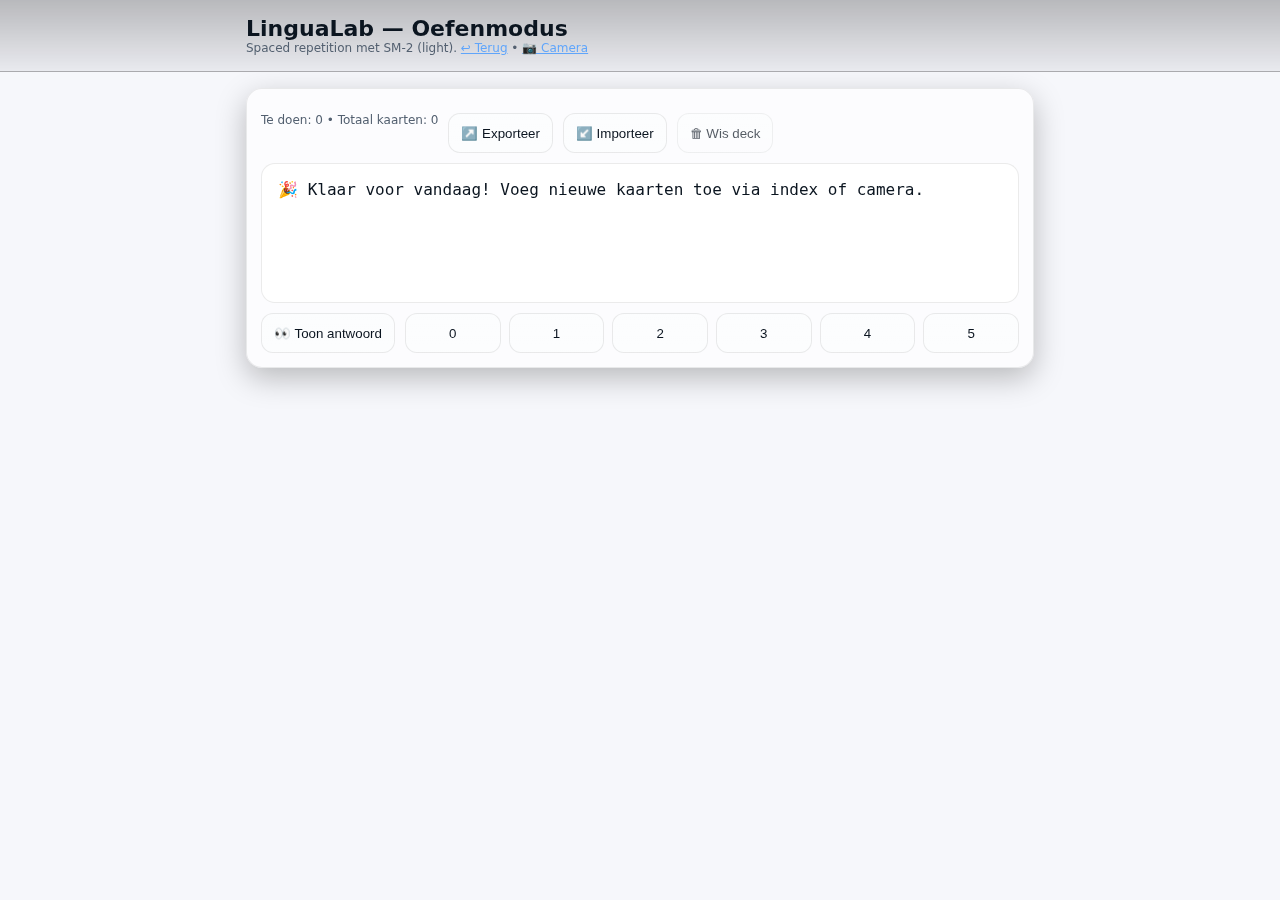
<file: train_v4.html>
<!DOCTYPE html>
<html lang="nl">
<head>
  <meta charset="utf-8">
  <meta name="viewport" content="width=device-width, initial-scale=1, viewport-fit=cover">
  <title>LinguaLab — Oefenmodus (SRS)</title>
  <meta name="theme-color" content="#0b1021">
  <style>
    *,*::before,*::after{box-sizing:border-box}
    :root{--bg:#0c0e10;--panel:rgba(255,255,255,.08);--panel2:rgba(255,255,255,.12);--text:#e8ecf1;--muted:#a8b0ba;--hair:1px solid rgba(255,255,255,.14)}
    @media (prefers-color-scheme:light){:root{--bg:#f6f7fb;--panel:rgba(255,255,255,.65);--panel2:rgba(255,255,255,.8);--text:#0b1520;--muted:#536070;--hair:1px solid rgba(0,0,0,.08)}}
    html,body{margin:0;height:100%;background:var(--bg);color:var(--text);font-family:-apple-system,BlinkMacSystemFont,'SF Pro Text',system-ui,Segoe UI,Roboto,Helvetica,Arial,sans-serif}
    header{position:sticky;top:0;z-index:10;backdrop-filter:blur(18px) saturate(130%);background:linear-gradient(180deg,rgba(0,0,0,.25),rgba(0,0,0,.05));border-bottom:var(--hair);padding-top:env(safe-area-inset-top)}
    .wrap{max-width:820px;margin:0 auto;padding:16px}
    h1{margin:0;font-size:22px}
    .panel{background:var(--panel);border:var(--hair);border-radius:16px;padding:14px;backdrop-filter:blur(18px) saturate(130%);box-shadow:0 10px 30px rgba(0,0,0,.25)}
    .small{font-size:12px;color:var(--muted)}
    .card{background:var(--panel2);border:var(--hair);border-radius:14px;padding:16px;margin-top:10px;min-height:140px}
    .mono{font-family:ui-monospace,Menlo,Consolas,monospace;white-space:pre-wrap}
    .row{display:flex;gap:10px;flex-wrap:wrap;margin-top:10px}
    button{border:var(--hair);border-radius:12px;padding:10px 12px;background:linear-gradient(180deg,rgba(255,255,255,.12),rgba(255,255,255,.06));min-height:40px;color:var(--text)}
    .grade button{flex:1;min-width:40px}
    .muted{opacity:.7}
  </style>
</head>
<body>
<header><div class="wrap"><h1>LinguaLab — Oefenmodus</h1><div class="small">Spaced repetition met SM‑2 (light). <a style="color:#60a5fa" href="index.html">↩︎ Terug</a> • <a style="color:#60a5fa" href="camera.html">📷 Camera</a></div></div></header>
<main class="wrap">
  <section class="panel">
    <div class="row">
      <span id="stats" class="small"></span>
      <button id="btnExport">↗️ Exporteer</button>
      <button id="btnImport">↙️ Importeer</button>
      <input id="file" type="file" accept="application/json" style="display:none">
      <button id="btnReset" class="muted">🗑 Wis deck</button>
    </div>
    <div id="card" class="card">
      <div id="front" class="mono"></div>
      <div id="back" class="mono" style="display:none;margin-top:8px"></div>
    </div>
    <div class="row">
      <button id="btnShow">👀 Toon antwoord</button>
      <div class="grade" style="display:flex;gap:8px;flex:1">
        <button data-q="0">0</button>
        <button data-q="1">1</button>
        <button data-q="2">2</button>
        <button data-q="3">3</button>
        <button data-q="4">4</button>
        <button data-q="5">5</button>
      </div>
    </div>
  </section>
</main>

<script>
const FKEY='ll_srs_v1';
function getDeck(){ try{return JSON.parse(localStorage.getItem(FKEY))||[];}catch{return [];} }
function setDeck(d){ localStorage.setItem(FKEY, JSON.stringify(d||[])); }
function dueCards(){ const now=Date.now(); return getDeck().filter(c=> (c.due||0)<=now ); }

function schedule(card, q){
  let EF = card.ef ?? 2.5, I = card.int ?? 0, R = card.rep ?? 0;
  if (q < 3) { R = 0; I = 1; } else {
    EF = Math.max(1.3, EF + 0.1 - (5 - q) * (0.08 + (5 - q) * 0.02));
    if (R === 0) I = 1;
    else if (R === 1) I = 6;
    else I = Math.round(I * EF);
    R += 1;
  }
  card.ef = EF; card.int = I; card.rep = R; card.due = Date.now() + I*24*60*60*1000;
  return card;
}

const stats = document.getElementById('stats');
const front = document.getElementById('front');
const back = document.getElementById('back');
const btnShow = document.getElementById('btnShow');

let queue = [];
let current = null;

function refresh(){
  queue = dueCards();
  stats.textContent = 'Te doen: '+queue.length+' • Totaal kaarten: '+getDeck().length;
  nextCard();
}
function nextCard(){
  current = queue.shift() || null;
  if (!current) {
    front.textContent = '🎉 Klaar voor vandaag! Voeg nieuwe kaarten toe via index of camera.';
    back.style.display='none'; btnShow.disabled=true; return;
  }
  front.textContent = (current.src||'')+' → '+(current.dst||'')+'\\n\\n'+(current.front||'');
  back.textContent  = current.back||''; back.style.display='none';
  btnShow.disabled=false;
}
btnShow.addEventListener('click', ()=>{ back.style.display='block'; });

document.querySelectorAll('.grade button').forEach(b=>{
  b.addEventListener('click', ()=>{
    if (!current) return;
    const q=parseInt(b.dataset.q,10);
    const deck=getDeck();
    const i=deck.findIndex(c=>c.id===current.id);
    if(i>=0){ deck[i]=schedule(deck[i], q); setDeck(deck); }
    refresh();
  });
});

document.getElementById('btnExport').addEventListener('click', ()=>{
  const blob=new Blob([JSON.stringify(getDeck(),null,2)],{type:'application/json'});
  const a=document.createElement('a'); a.href=URL.createObjectURL(blob); a.download='lingualab_deck.json'; a.click();
});
const file=document.getElementById('file');
document.getElementById('btnImport').addEventListener('click', ()=> file.click());
file.addEventListener('change', async ()=>{
  if(!file.files.length) return; const f=file.files[0]; const txt=await f.text();
  try{ const arr=JSON.parse(txt); if(Array.isArray(arr)){ setDeck(arr); refresh(); } }catch{ alert('Kon JSON niet lezen.'); }
});
document.getElementById('btnReset').addEventListener('click', ()=>{ if(confirm('Deck wissen?')){ setDeck([]); refresh(); } });

refresh();
</script>
</body>
</html>
</file>
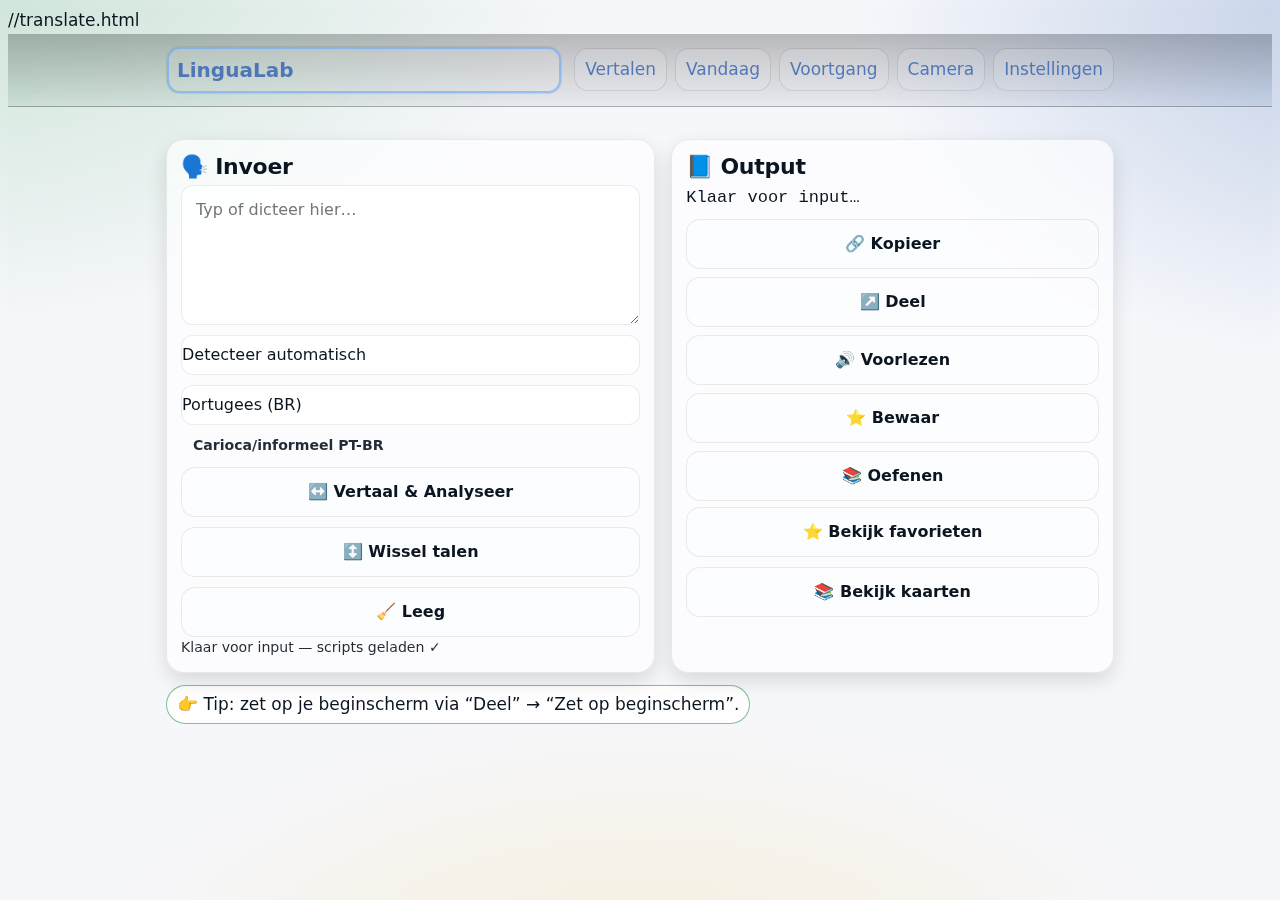
<file: translate.html>
//translate.html
<!DOCTYPE html>
<html lang="nl">
<head>
  <meta charset="utf-8" />
  <meta name="viewport" content="width=device-width, initial-scale=1, viewport-fit=cover" />
  <title>LinguaLab — Vertalen + SRS 2.0</title>
  <meta name="theme-color" content="#0b1021">
  <link rel="manifest" href="manifest.webmanifest">
  <meta name="apple-mobile-web-app-capable" content="yes">
  <meta name="apple-mobile-web-app-status-bar-style" content="black-translucent">
  <link rel="stylesheet" href="./ll-brazil-ipad-v2.css">
  <link rel="stylesheet" href="./ll-typography.css">
  <style>
    *, *::before, *::after { box-sizing: border-box; }
    textarea, select, input, button { -webkit-appearance: none; appearance: none; background-clip: padding-box; box-sizing: border-box; }
    :root { --bg:#0c0e10; --panel:rgba(255,255,255,0.08); --panel-strong:rgba(255,255,255,0.12);
      --text:#e8ecf1; --muted:#a8b0ba; --hairline:1px solid rgba(255,255,255,0.14);
      --backdrop:blur(18px) saturate(130%); --radius:18px; --shadow: 0 10px 30px rgba(0,0,0,0.25);
      --blue:#60a5fa; --green:#34d399; --orange:#f59e0b; --purple:#a78bfa; }
    @media (prefers-color-scheme: light) {
      :root { --bg:#f6f7fb; --panel:rgba(255,255,255,0.65); --panel-strong:rgba(255,255,255,0.8);
        --text:#0b1520; --muted:#536070; --hairline:1px solid rgba(0,0,0,0.08); --shadow:0 8px 20px rgba(0,0,0,0.12); }
    }
    body{font-family:var(--font-body);}
    .wrap { max-width:980px; margin:0 auto; padding:16px; }
    .grid { display:grid; grid-template-columns:1.05fr .95fr; gap:16px; margin-top:16px; }
    @media (max-width:900px){ .grid{ grid-template-columns:1fr; } }
    .panel { background:var(--panel); border:var(--hairline); border-radius:18px; backdrop-filter:var(--backdrop); padding:14px; box-shadow:var(--shadow); overflow:hidden; }
    textarea, select, button { width:100%; font:inherit; font-size:16px; }
    textarea { background:var(--panel-strong); border:var(--hairline); border-radius:12px; min-height:140px; padding:12px 14px; color:var(--text); }
    .row { display:flex; gap:10px; flex-wrap:wrap; margin-top:10px; }
    .tags { line-height:2.1; font-size:17px; white-space: normal; word-wrap: break-word; }
    .pill { display:inline-flex; align-items:center; gap:6px; padding:2px 8px; border-radius:999px; border:1px solid rgba(255,255,255,.22); background:var(--panel-strong); margin:2px 2px; }
    .pill.subj { background:rgba(96,165,250,.18); border-color:rgba(96,165,250,.55); }
    .pill.verb { background:rgba(52,211,153,.18); border-color:rgba(52,211,153,.55); }
    .pill.clause { background:rgba(245,158,11,.18); border-color:rgba(245,158,11,.55); }
    .pill.prep { background:rgba(167,139,250,.18); border-color:rgba(167,139,250,.55); }
    .actions { display:flex; gap:8px; flex-wrap:wrap; margin-top:8px; }
    .badge { display:inline-flex; align-items:center; gap:6px; border:var(--hairline); background:var(--panel-strong); border-radius:999px; padding:6px 10px; }
  </style>
</head>
<body>
  <div id="ll-header"></div>
  <script src="./ll-nav.js" defer></script>

  <main class="wrap">
    <div class="grid">
      <section class="panel">
        <h2>🗣️ Invoer</h2>
        <textarea id="input" placeholder="Typ of dicteer hier…"></textarea>
        <div class="row">
          <select id="source">
            <option value="auto">Detecteer automatisch</option>
            <option value="nl">Nederlands</option>
            <option value="en">Engels</option>
            <option value="pt">Portugees (BR)</option>
          </select>
          <select id="target">
            <option value="pt">Portugees (BR)</option>
            <option value="nl">Nederlands</option>
            <option value="en">Engels</option>
          </select>
        </div>
        <div class="row">
          <label class="small"><input type="checkbox" id="carioca" checked> Carioca/informeel PT-BR</label>
        </div>
        <div class="row">
          <button class="btn" id="btnTranslate">↔️ Vertaal & Analyseer</button>
          <button class="btn" id="btnSwap">↕️ Wissel talen</button>
          <button class="btn" id="btnClear">🧹 Leeg</button>
        </div>
        <div class="small" id="status"></div>
      </section>

      <section class="panel">
        <h2>📘 Output</h2>
        <div id="output" class="mono">Klaar voor input…</div>
        <div class="actions">
          <button class="btn" id="btnCopy">🔗 Kopieer</button>
          <button class="btn" id="btnShare">↗️ Deel</button>
          <button class="btn" id="btnSpeak">🔊 Voorlezen</button>
          <button class="btn" id="btnSaveFav">⭐ Bewaar</button>
          <button class="btn" id="btnSaveCard">📚 Oefenen</button>
        </div>
        <div class="row" style="margin-top:6px">
          <button class="btn" id="btnViewFavs" aria-haspopup="dialog">⭐ Bekijk favorieten</button>
          <button class="btn" id="btnViewCards" aria-haspopup="dialog">📚 Bekijk kaarten</button>
        </div>
        <div id="analysis" class="tags" style="margin-top:10px;"></div>
        <div id="notes" class="small" style="margin-top:8px;"></div>
      </section>
    </div>
    <div id="installTip" class="badge" style="margin-top:12px; display:none;">👉 Tip: zet op je beginscherm via “Deel” → “Zet op beginscherm”.</div>
  </main>

  <!-- Popup for grammar items -->
  <div class="backdrop" id="popBg" style="display:none;position:fixed;inset:0;background:rgba(0,0,0,.28);backdrop-filter:blur(2px)"></div>
  <div class="sheet" id="pop" style="display:none;position:fixed;left:50%;bottom:12px;transform:translate(-50%,15px);max-width:92vw;background:var(--panel);border:var(--hairline);border-radius:16px;padding:12px;box-shadow:var(--shadow)">
    <h3 id="popTitle">Uitleg</h3>
    <div id="popText" class="small"></div>
    <div class="pair" style="background:var(--panel-strong);border:var(--hairline);border-radius:10px;padding:8px;margin-top:8px">
      <div class="small">Voorbeeld (NL)</div>
      <div id="popEgNl" class="mono"></div>
    </div>
    <div class="pair" style="background:var(--panel-strong);border:var(--hairline);border-radius:10px;padding:8px;margin-top:8px">
      <div class="small">Voorbeeld (doeltaal)</div>
      <div id="popEgTgt" class="mono"></div>
    </div>
    <div class="row">
      <button class="btn" id="btnUseExample">⬇️ Gebruik voorbeeld in invoer</button>
      <button class="btn" id="btnClosePop">Sluit</button>
    </div>
  </div>

  <script src="./srs2.js"></script>
  <!-- De volledige vertaal/analysis-logica is 1:1 gekopieerd uit de oude index -->
  <script>
    const DEEPL_PROXY = "https://deepl-proxy.8p8kxkrcnj.workers.dev";
    function normLang(x){ if(!x) return "auto"; const s=String(x).toLowerCase();
      if(s==="auto")return"auto"; if(s.startsWith("nl"))return"NL"; if(s.startsWith("en"))return"EN";
      if(["pt","pt-br","pt_br","ptbr","br"].includes(s))return"PT-BR"; return s.toUpperCase(); }
    const ENDPOINTS = [
      { name:'DeepL (Cloudflare)', type:'deepl', base: DEEPL_PROXY },
      { name:'LibreTranslate .com', type:'libre', base:'https://libretranslate.com' },
      { name:'LibreTranslate .de', type:'libre', base:'https://libretranslate.de' },
      { name:'LibreTranslate astian', type:'libre', base:'https://translate.astian.org' },
      { name:'LibreTranslate fyed', type:'libre', base:'https://translate.fyed.xyz' },
      { name:'CORS proxy .com', type:'libre-proxy', base:'https://cors.isomorphic-git.org/https://libretranslate.com' },
      { name:'CORS proxy .de', type:'libre-proxy', base:'https://cors.isomorphic-git.org/https://libretranslate.de' },
      { name:'MyMemory', type:'mymemory', base:'https://api.mymemory.translated.net' }
    ];
    const SYNC_BASE = 'https://lingualab-sync.8p8kxkrcnj.workers.dev';
    function getUID(){ let id=localStorage.getItem('ll_uid'); if(!id){ id='u_'+Math.random().toString(36).slice(2)+Date.now().toString(36); localStorage.setItem('ll_uid',id);} return id;}
    async function syncSave(key, value){ try{ const payload=typeof value==='string'?value:JSON.stringify(value);
      await fetch(`${SYNC_BASE}/save`,{method:'POST',headers:{'Content-Type':'application/json'},body:JSON.stringify({uid:getUID(),key,value:payload})}); return true;}catch{ return false; } }
    async function syncLoad(key){ try{ const res=await fetch(`${SYNC_BASE}/get?uid=${encodeURIComponent(getUID())}&key=${encodeURIComponent(key)}`); if(!res.ok) return null;
      const j=await res.json(); return (j&&j.value!=null?j.value:null);}catch{ return null; } }
    const FKEY='ll_favs_v1';
    function getFavs(){ try { return JSON.parse(localStorage.getItem(FKEY))||[]; } catch { return []; } }
    function setFavs(f){ const data=JSON.stringify(f||[]); localStorage.setItem(FKEY,data); syncSave(FKEY,data); }
    const SRS_KEY=(()=>{ for(let i=0;i<localStorage.length;i++){ const k=localStorage.key(i); if(/^ll_srs_/i.test(k)) return k; } return 'll_srs_v1';})();
    function getSrsDeck(){ try { return JSON.parse(localStorage.getItem(SRS_KEY))||[]; } catch { return []; } }
    function setSrsDeck(deck){ const data=JSON.stringify(deck||[]); localStorage.setItem(SRS_KEY,data); syncSave(SRS_KEY,data); }
    const statusEl=document.getElementById('status');
    const inputEl=document.getElementById('input');
    const outputEl=document.getElementById('output');
    const analysisEl=document.getElementById('analysis');
    const notesEl=document.getElementById('notes');
    const sourceEl=document.getElementById('source');
    const targetEl=document.getElementById('target');
    const cariocaEl=document.getElementById('carioca');
    async function copyText(text){ try{ if(navigator.clipboard&&window.isSecureContext){ await navigator.clipboard.writeText(text); return true;}
      const ta=document.createElement('textarea'); ta.value=text; document.body.appendChild(ta); ta.select(); document.execCommand('copy'); ta.remove(); return true; }catch{ return false; } }
    async function shareText(title,text){ try{ if(navigator.share){ await navigator.share({title,text}); return true; } }catch{} return false; }
    async function callJSON(url,body){ const ctrl=new AbortController(); const resP=fetch(url,{method:'POST',headers:{'Content-Type':'application/json','Accept':'application/json'},body:JSON.stringify(body),signal:ctrl.signal}); const t=setTimeout(()=>ctrl.abort(),12000);
      try{ const res=await resP; if(!res.ok) throw new Error('HTTP '+res.status); const data=await res.json(); if(data.error) throw new Error(data.error); return data; } finally{ clearTimeout(t);} }
    async function detectLangAuto(q,base,type){
      if(type&&type.startsWith('libre')){ try{ const data=await callJSON(base+'/detect',{q}); if(Array.isArray(data)&&data.length){ const best=data.sort((a,b)=>(b.confidence||0)-(a.confidence||0))[0]; return best.language||'en'; } }catch(e){} }
      const t=q.toLowerCase(); if (/[ãõçáéíóúâêô]/u.test(t) || /você|tô|tá|cadê|grana|a gente/u.test(t)) return 'pt';
      if (/(^|\b)(het|de|een|ik|jij|wij|jullie|niet)(\b|$)/u.test(t)) return 'nl'; return 'en';
    }
    async function translateProvider(q,src,dst,provider){
      if(provider.type==='deepl'){ const body={text:q,source_lang:normLang(src),target_lang:normLang(dst)};
        const res=await fetch(provider.base,{method:'POST',headers:{'Content-Type':'application/json'},body:JSON.stringify(body)});
        if(!res.ok) throw new Error('DeepL HTTP '+res.status);
        const j=await res.json(); const text=(j&&j.text)||((j&&j.translations&&j.translations[0]&&j.translations[0].text))||''; if(!text) throw new Error('Geen vertaling ontvangen van DeepL'); return text; }
      if(provider.type==='libre'||provider.type==='libre-proxy'){ let source=src; if(source==='auto') source=await detectLangAuto(q,provider.base,provider.type);
        const data=await callJSON(provider.base+'/translate',{q,source,target:dst,format:'text'}); return data.translatedText||data; }
      else { let source=src; if(source==='auto') source=await detectLangAuto(q,provider.base,'heuristic');
        const url=provider.base+'/get?q='+encodeURIComponent(q)+'&langpair='+source+'|'+dst; const r=await fetch(url); const j=await r.json();
        if((j&&j.responseStatus)!==200) throw new Error('MyMemory '+((j&&j.responseStatus)||'err')); return (j&&j.responseData&&j.responseData.translatedText)||''; }
    }
    async function translateWithChain(q,src,dst){ let lastErr=null; for(const p of ENDPOINTS){ try{ statusEl.textContent='Proberen via '+p.name+'…'; const text=await translateProvider(q,src,dst,p); return {text,provider:p.name}; }catch(e){ lastErr=e; } } throw lastErr||new Error('Geen provider beschikbaar'); }
    const slangRules=[{from:/\bvocê está\b/gi,to:'cê tá'},{from:/\bestá\b/gi,to:'tá'},{from:/\bvocê\b/gi,to:'cê'},{from:/\bestou\b/gi,to:'tô'},{from:/\bpara o\b/gi,to:'pro'},{from:/\bpara a\b/gi,to:'pra'}];
    function applyCarioca(pt){ let out=pt; slangRules.forEach(r=>out=out.replace(r.from,r.to)); return out; }
    let WORD_RE; (function(){ try{ WORD_RE=new RegExp("\\\\p{L}+|\\\\d+|[^\\\\s\\\\p{L}\\\\d]","gu"); const test="coração".match(WORD_RE); if(!test||test.length===0) throw new Error("bad"); }catch(e){ WORD_RE=/[A-Za-zÀ-ÖØ-öø-ÿ]+|\\d+|[^\\sA-Za-zÀ-ÖØ-öø-ÿ\\d]/g; }})();
    function tokenizeUnicode(s){ return s.match(WORD_RE)||[]; }
    const pronouns={nl:['ik','jij','je','u','hij','zij','ze','wij','we','jullie','zij'],en:['i','you','he','she','we','they'],pt:['eu','você','ele','ela','a','gente','nós','vocês','eles','elas']};
    const preps={nl:['in','op','aan','met','voor','na','bij','naar','van','tot','onder','boven','tijdens','zonder','tegen','rond','door','over','uit'],en:['in','on','at','to','for','from','with','by','about','over','under','between','without','during','against','through'],pt:['em','no','na','num','numa','com','para','pra','pro','de','do','da','dos','das','por','sem','entre','sobre','até','a']};
    const clauseMarkers={nl:['dat','omdat','als','terwijl','wanneer','zodat','hoewel','die','waar','toen'],en:['that','because','if','while','when','so','although','who','which','where'],pt:['que','porque','se','enquanto','quando','para','embora','quem','onde']};
    function analyzeSentence(sentence,lang){
      const words=tokenizeUnicode(sentence); const tags=[]; const lower=words.map(w=>w.toLowerCase());
      const subjSet=new Set(pronouns[lang]||[]); for(let i=0;i<lower.length;i++){ if(subjSet.has(lower[i])){ tags.push({i,type:'subj'}); break; } }
      const prepSet=new Set(preps[lang]||[]); for (let i=0;i<lower.length;i++){ if(prepSet.has(lower[i])) tags.push({i,type:'prep'}); }
      const cm=new Set(clauseMarkers[lang]||[]); for (let i=0;i<lower.length;i++){ if(cm.has(lower[i])) tags.push({i,type:'clause'}); }
      for (let i=0;i<lower.length;i++){ const w=lower[i];
        if ((lang==='en'&&(/ing$|ed$|\\w+s$/i.test(w)))||(lang==='nl'&&(/^ge\\w+/i.test(w)))||(lang==='pt'&&(/(ei|ou|aram|ava|ia|amos|em|am|ou)$/i.test(w)))){ tags.push({i,type:'verb'}); } }
      return {words,tags};
    }
    function renderTags(container,analysis){
      const {words,tags}=analysis; const map=new Map(); tags.forEach(t=>{ if(!map.has(t.i)) map.set(t.i,[]); map.get(t.i).push(t.type); });
      container.innerHTML=''; for(let i=0;i<words.length;i++){ const tok=words[i]; const types=map.get(i)||[];
        if(types.length){ const span=document.createElement('span'); span.textContent=tok; span.className='pill '+types.join(' '); span.dataset.types=types.join(','); container.appendChild(span); }
        else { container.appendChild(document.createTextNode(tok)); }
        container.appendChild(document.createTextNode(' '));
      }
    }
    const popBg=document.getElementById('popBg'); const pop=document.getElementById('pop');
    const popTitle=document.getElementById('popTitle'); const popText=document.getElementById('popText');
    const popEgNl=document.getElementById('popEgNl'); const popEgTgt=document.getElementById('popEgTgt');
    const btnUseExample=document.getElementById('btnUseExample'); const btnClosePop=document.getElementById('btnClosePop');
    function pick(a){ return a[Math.floor(Math.random()*a.length)]; }
    const EG={subj:['Wij eten vanavond samen.','Zij komt morgen op bezoek.','Ik begrijp het nu beter.','Jullie kunnen hier wachten.','Hij werkt al jaren in Brazilië.','Ik moet morgen vroeg opstaan.','Zij willen later verhuizen.','We spelen straks een potje.'],
      verb:['We hebben het gisteren besproken.','Ik zal morgen vertrekken.','Ze waren aan het oefenen.','Hij probeert elke dag te lezen.','Ik ga straks koken.','We zijn te laat vertrokken.','Hij heeft het niet gezien.','Ze blijft nog even werken.'],
      clause:['Omdat het regent, blijven we thuis.','Als ik tijd heb, bel ik je.','Toen hij aankwam, begonnen we meteen.','Hoewel het laat is, werken we door.','Voordat we vertrekken, controleren we de tickets.','Zodat iedereen het begrijpt, leg ik het rustig uit.','Als je wil, kunnen we later gaan.'],
      prep:['Na het werk ga ik sporten.','Ze woont bij het park.','We reizen met de trein.','Ik wacht voor de deur.','Hij praat over zijn studie.','Ik kom uit Nederland.','Het boek ligt op tafel.','We lopen naar het strand.']};
    function openPop(type,tgt){
      const label={subj:'Onderwerp',verb:'Werkwoord',clause:'Bijzin',prep:'Voorzetsel'}[type]||'Uitleg';
      const expl={subj:'Het onderwerp voert de handeling uit. Vergelijk de positie in beide talen.',
        verb:'Werkwoord(en) geven tijd/persoon aan. Let op hulpwerkwoorden en ge-/ing-vormen.',
        clause:'Bijzin-markers (dat/omdat/als/que) veranderen vaak de volgorde.',
        prep:'Voorzetsels verbinden woorden met plaats/tijd/richting (in/op/naar — em/para/com).'}[type]||'';
      popTitle.textContent=label; popText.textContent=expl;
      const ex=pick(EG[type]||['Voorbeeld niet beschikbaar.']); popEgNl.textContent=ex; btnUseExample.dataset.text=ex;
      popEgTgt.textContent='Vertalen…';
      translateWithChain(ex,'nl',tgt).then(({text})=>popEgTgt.textContent=text).catch(()=>popEgTgt.textContent='(Kon voorbeeld niet vertalen)');
    }
    analysisEl.addEventListener('click',(e)=>{ const pill=e.target.closest('.pill'); if(!pill) return;
      const type=(pill.dataset.types||'').split(',')[0]; openPop(type,targetEl.value); },{passive:true});
    btnClosePop.addEventListener('click',()=>{ popBg.style.display='none'; pop.style.display='none'; });
    btnUseExample.addEventListener('click',()=>{ inputEl.value=btnUseExample.dataset.text||''; sourceEl.value='nl'; popBg.style.display='none'; pop.style.display='none'; inputEl.focus(); });

    document.getElementById('btnTranslate').addEventListener('click', async () => {
      const text=inputEl.value.trim(); if(!text){ alert('Voer eerst een zin in.'); return; }
      const src=sourceEl.value; const dst=targetEl.value;
      statusEl.textContent=navigator.onLine?'Vertalen…':'Je bent offline — kan mislukken.';
      outputEl.textContent=''; analysisEl.textContent=''; notesEl.textContent='';
      try{
        let {text:translated,provider}=await translateWithChain(text,src,dst);
        if(dst==='pt'&&cariocaEl.checked) translated=applyCarioca(translated);
        outputEl.textContent=`▶ Vertaling (${dst}) via ${provider}:\n`+translated;
        const analysis=analyzeSentence(translated,dst); renderTags(analysisEl,analysis);
        notesEl.textContent=(dst==='pt'&&cariocaEl.checked)?'🎧 Slang-modus: para→pra/pro, você está→cê tá, estou→tô.':'';
        outputEl.dataset.last=translated; outputEl.dataset.meta=JSON.stringify({src,dst,input:text}); statusEl.textContent='Klaar.';
      }catch(err){ statusEl.textContent='Kon niet vertalen.'; outputEl.textContent='Fout: '+(err?.message||'onbekend'); }
    });
    document.getElementById('btnSwap').addEventListener('click',()=>{ const s=sourceEl.value; const t=targetEl.value;
      if(s==='auto'){ alert('Bron op “auto” kan niet worden gewisseld. Kies eerst een bron.'); return; } sourceEl.value=t; targetEl.value=s; });
    document.getElementById('btnClear').addEventListener('click',()=>{ inputEl.value=''; outputEl.textContent='Klaar voor input…'; analysisEl.textContent=''; notesEl.textContent=''; statusEl.textContent=''; });
    document.getElementById('btnCopy').addEventListener('click',async()=>{ const txt=outputEl.dataset.last||''; if(!txt){ alert('Nog geen vertaling.'); return; } const ok=await copyText(txt); statusEl.textContent=ok?'Gekopieerd.':'Kopiëren mislukt.'; });
    document.getElementById('btnShare').addEventListener('click',async()=>{ const txt=outputEl.dataset.last||''; if(!txt){ alert('Nog geen vertaling.'); return; } const ok=await shareText('LinguaLab – vertaling',txt); statusEl.textContent=ok?'Deelvenster geopend.':'Delen niet ondersteund.'; });
    function speak(text,lang){ try{ const u=new SpeechSynthesisUtterance(text); u.lang=lang==='pt'?'pt-BR':(lang==='nl'?'nl-NL':'en-US'); speechSynthesis.cancel(); speechSynthesis.speak(u); return true; }catch{ return false; } }
    document.getElementById('btnSpeak').addEventListener('click',()=>{ const txt=outputEl.dataset.last||''; if(!txt){ alert('Nog geen vertaling.'); return; } const ok=speak(txt,targetEl.value); statusEl.textContent=ok?'Voorlezen…':'Voorlezen niet ondersteund.'; });
    document.getElementById('btnSaveFav').addEventListener('click',()=>{ const txt=outputEl.dataset.last||''; if(!txt){ alert('Nog geen vertaling om te bewaren.'); return; }
      const meta=JSON.parse(outputEl.dataset.meta||'{}'); const favs=getFavs(); favs.unshift({ts:Date.now(),input:meta.input||'',src:meta.src||'',dst:meta.dst||'',out:txt}); setFavs(favs.slice(0,200)); statusEl.textContent='⭐ Bewaard.'; });
    document.getElementById('btnSaveCard').addEventListener('click',async()=>{ const txt=outputEl.dataset.last||''; if(!txt){ alert('Nog geen vertaling.'); return; }
      const meta=JSON.parse(outputEl.dataset.meta||'{}'); let res={ok:false}; try{ if(window.LL_SRS&&LL_SRS.add) res=await LL_SRS.add(meta.input||'',txt,meta.src||'auto',meta.dst||'pt',['manual']); }catch(e){}
      if(res.ok){ statusEl.textContent='📚 Toegevoegd aan SRS.'; setSrsDeck(getSrsDeck()); } else { statusEl.textContent='Kaart bestond al.'; } });
    document.getElementById('btnViewFavs').addEventListener('click',()=>{ alert('Favorieten bekijk je voorlopig via Vandaag.'); });
    document.getElementById('btnViewCards').addEventListener('click',()=>{ location.href='./today.html'; });
    function maybeShowInstallTip(){ const isStandalone=window.matchMedia('(display-mode: standalone)').matches||window.navigator.standalone; if(!isStandalone) document.getElementById('installTip').style.display='inline-flex'; }
    maybeShowInstallTip();
    (async()=>{ try{ const remoteFavs=await syncLoad(FKEY); if(remoteFavs) localStorage.setItem(FKEY,remoteFavs);}catch{} try{ const remoteDeck=await syncLoad(SRS_KEY); if(remoteDeck) localStorage.setItem(SRS_KEY,remoteDeck);}catch{} try{ if(window.LL_SRS&&LL_SRS.migrate) await LL_SRS.migrate(); }catch(e){} })();
    if('serviceWorker' in navigator){ navigator.serviceWorker.register('./sw.js').catch(()=>{}); }
    try{ document.getElementById('status').textContent='Klaar voor input — scripts geladen ✓'; }catch(e){}
  </script>
</body>
</html>
</file>
<file: ll-brazil-ipad-v2.css>
/* LinguaLab Brazil + iPad Theme v2
   Usage: <link rel="stylesheet" href="ll-brazil-ipad-v2.css">
   This file merges: Brazil glass theme + iPad layout/UX tweaks.
*/

/* ---------- Base palette & tokens ---------- */
:root{
  --bg: #0a0f12;
  --surface: rgba(255,255,255,.08);
  --surface-2: rgba(255,255,255,.12);
  --text: #eaf0f6;
  --muted: #9fb0c0;
  --hair: 1px solid rgba(255,255,255,.14);
  --backdrop: blur(20px) saturate(130%);
  --radius: 16px;
  --shadow: 0 18px 40px rgba(0,0,0,.35);

  /* Brazil accents */
  --acc-azul: #0d47a1;   /* Azul Bandeira */
  --acc-verde: #0f8b2f;  /* Verde Bandeira */
  --acc-amarelo: #f5b700;/* Amarelo */

  --btn-grad: linear-gradient(180deg, rgba(255,255,255,.16), rgba(255,255,255,.06));
  --focus: 0 0 0 3px color-mix(in oklab, var(--acc-azul) 50%, white 10%);
}

@media (prefers-color-scheme: light){
  :root{
    --bg: #f6f8fb;
    --surface: rgba(255,255,255,.65);
    --surface-2: rgba(255,255,255,.85);
    --text: #0b1520;
    --muted: #566274;
    --hair: 1px solid rgba(0,0,0,.08);
    --shadow: 0 12px 28px rgba(0,0,0,.12);
  }
}

/* ---------- Brazil-tinted background ---------- */
html, body{
  background:
    radial-gradient(1200px 700px at -10% -10%, color-mix(in oklab, var(--acc-verde) 22%, transparent 78%), transparent 60%),
    radial-gradient(900px 600px at 110% 0%, color-mix(in oklab, var(--acc-azul) 24%, transparent 76%), transparent 60%),
    radial-gradient(1000px 600px at 50% 120%, color-mix(in oklab, var(--acc-amarelo) 18%, transparent 82%), transparent 60%),
    var(--bg);
  color: var(--text);
}

/* ---------- Panels / cards ---------- */
.panel{
  background: var(--surface) !important;
  border: var(--hair) !important;
  border-radius: var(--radius) !important;
  backdrop-filter: var(--backdrop) !important;
  box-shadow: var(--shadow) !important;
}

/* ---------- Buttons & links ---------- */
button, .btn, a.btn{
  border: var(--hair) !important;
  background: var(--btn-grad) !important;
  color: var(--text) !important;
  border-radius: calc(var(--radius) - 4px) !important;
  transition: transform .06s ease, box-shadow .06s ease, background .2s ease;
  text-decoration: none;
}
button:active, .btn:active{
  transform: translateY(1px);
  box-shadow: 0 6px 18px rgba(0,0,0,.25);
}
button:focus-visible, .btn:focus-visible, a.btn:focus-visible{
  outline: none;
  box-shadow: var(--focus);
}
a, a.link{ color: color-mix(in oklab, var(--acc-azul) 70%, white 10%) !important; }

/* ---------- Inputs ---------- */
textarea, select, input[type="text"], input[type="search"]{
  background: var(--surface-2) !important;
  border: var(--hair) !important;
  color: var(--text) !important;
  border-radius: 12px !important;
}

/* ---------- Pills (analysis tokens) ---------- */
.pill{
  border: 1px solid color-mix(in oklab, var(--acc-azul) 25%, white 5%) !important;
  background:
    radial-gradient(80% 60% at 50% 10%, rgba(255,255,255,.16), transparent 70%),
    var(--surface-2) !important;
  box-shadow: inset 0 0 0 1px rgba(255,255,255,.06);
}
.pill.subj{ border-color: color-mix(in oklab, var(--acc-azul) 60%, white 10%) !important; }
.pill.verb{ border-color: color-mix(in oklab, var(--acc-verde) 60%, white 10%) !important; }
.pill.clause{ border-color: color-mix(in oklab, var(--acc-amarelo) 60%, white 10%) !important; }
.pill.prep{ border-color: color-mix(in oklab, rebeccapurple 60%, white 10%) !important; }

/* ---------- Header ---------- */
header, .ll-nav{
  backdrop-filter: blur(16px) saturate(130%);
  background:
    linear-gradient(180deg, rgba(0,0,0,.20), rgba(0,0,0,.06)),
    linear-gradient(90deg, color-mix(in oklab, var(--acc-azul) 18%, transparent 82%), transparent 60%);
  border-bottom: var(--hair);
}
.ll-nav .ll-wrap { align-items: center; }
.ll-nav .ll-actions a { white-space: nowrap; }

/* ---------- Badges ---------- */
.badge{
  border: 1px solid color-mix(in oklab, var(--acc-verde) 55%, white 10%) !important;
  background: var(--surface-2) !important;
}

/* ---------- iPad optimizations ---------- */
@media (min-width: 1024px) {
  .wrap { max-width: 1100px; }
  .grid { grid-template-columns: 1.25fr 1fr; gap: 20px; }
  header h1 { font-size: 30px; }
  h2 { font-size: 22px; }
  h3 { font-size: 19px; }
  .panel { padding: 16px 18px; }
  button.btn, .btn { min-height: 44px; padding: 12px 14px; }
  textarea { min-height: 180px; }
  select, input[type="text"], input[type="search"] { min-height: 40px; }
}

/* Trackpad/mouse polish on iPad */
@media (hover: hover) and (pointer: fine) {
  .btn:hover { box-shadow: 0 0 0 3px rgba(96,165,250,.25) inset; transform: translateY(-1px); }
  .pill:hover { box-shadow: 0 0 0 2px rgba(0,0,0,.06) inset; }
}

/* Better tap responsiveness */
* { touch-action: manipulation; }

/* Optional full-viewport sections (iOS 100vh fix) */
:root { --vh: 1vh; }
.fullvh { min-height: calc(var(--vh, 1vh) * 100); }

/* Canvas crispness on tablet */
canvas { image-rendering: -webkit-optimize-contrast; }
@media (min-width: 1024px) { canvas { max-height: 260px; } }
</file>
<file: ll-typography.css>
/* LinguaLab Typography v1 — iOS-aligned SF system stack + dynamic type support
   Add alongside your theme: <link rel="stylesheet" href="ll-typography.css">
*/

/* 1) Font stacks */
:root{
  --font-body: -apple-system, BlinkMacSystemFont, 'SF Pro Text', system-ui, 'Inter', 'Segoe UI', Roboto, Helvetica, Arial, sans-serif;
  --font-display: -apple-system, 'SF Pro Display', 'SF Pro Text', system-ui, 'Inter', 'Segoe UI', Roboto, Helvetica, Arial, sans-serif;
  --font-mono: ui-monospace, SFMono-Regular, Menlo, Consolas, 'Liberation Mono', monospace;

  /* Base sizes tuned for iOS feel */
  --fs-base: 17px;
  --lh-base: 1.5;
  --fs-h1: 28px;
  --fs-h2: 22px;
  --fs-h3: 18px;
}

/* 2) Global smoothing + numeric alignment */
html{
  -webkit-font-smoothing: antialiased;
  -moz-osx-font-smoothing: grayscale;
  font-optical-sizing: auto;
  -webkit-text-size-adjust: 100%;
}
body{
  font-family: var(--font-body);
  font-size: var(--fs-base);
  line-height: var(--lh-base);
  text-rendering: optimizeLegibility;
}
.mono, code, pre, kbd { font-family: var(--font-mono); }
.pill, .badge { font-variant-numeric: tabular-nums; }

/* 3) Headings with display face + gentle tracking */
h1,h2,h3{
  font-family: var(--font-display);
  letter-spacing: -0.012em;
  line-height: 1.18;
  margin: 0 0 6px 0;
  font-weight: 700;
}
h1{ font-size: var(--fs-h1); }
h2{ font-size: var(--fs-h2); }
h3{ font-size: var(--fs-h3); font-weight: 650; }

/* 4) Buttons & labels weight for clarity */
button, .btn, label, .label{ font-weight: 600; }

/* 5) Small text variants */
.small{ font-size: 0.88rem; opacity: .9; }
.caption{ font-size: 0.82rem; opacity: .85; }

/* 6) Dynamic Type mapping on iOS
   These CSS font keywords follow the user's text size setting on iOS.
   Safe fallback: they are ignored elsewhere.
*/
@supports (font: -apple-system-body){
  body{ font: -apple-system-body; }
  h1{ font: -apple-system-title1; }
  h2{ font: -apple-system-title2; }
  h3{ font: -apple-system-headline; }
  .small{ font: -apple-system-footnote; }
  .caption{ font: -apple-system-caption1; }
}

/* 7) Prevent fake bold/italic synthesis artifacts */
html{ font-synthesis-weight: none; font-synthesis-style: none; }
</file>
